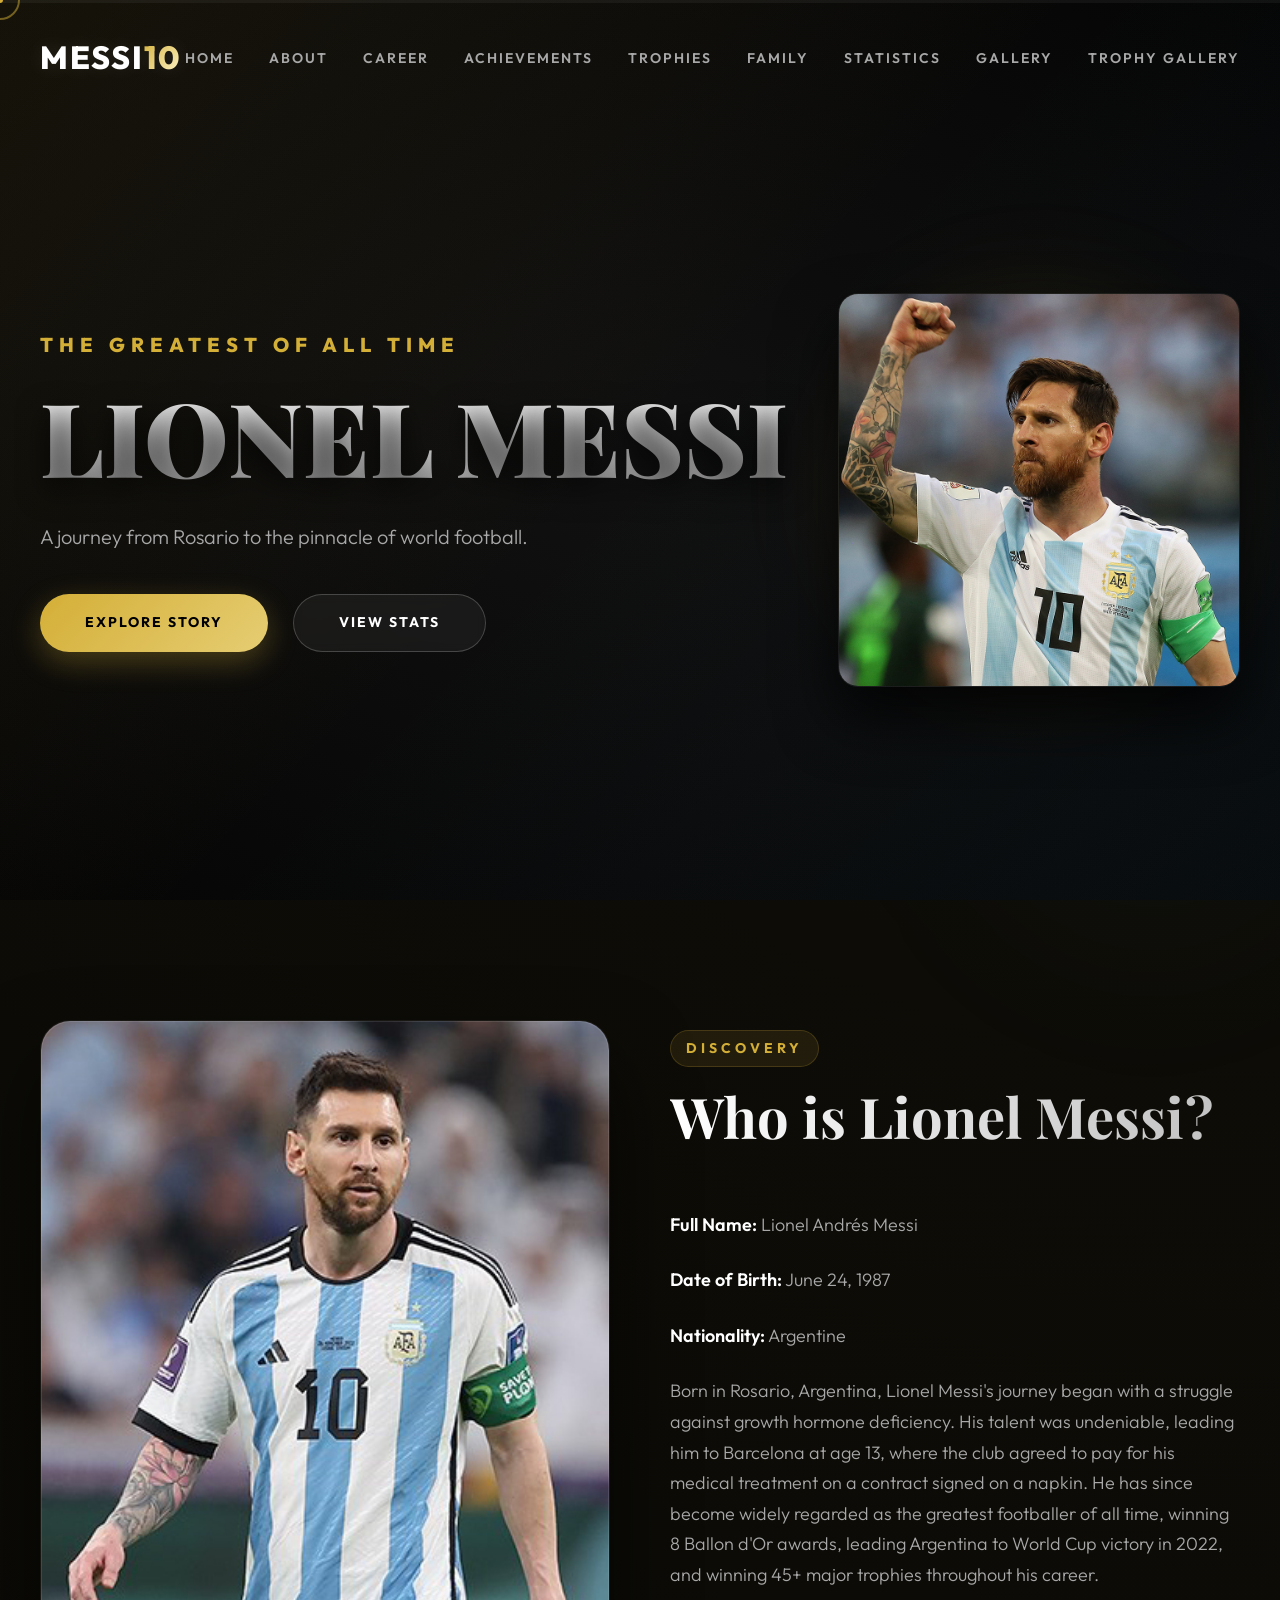
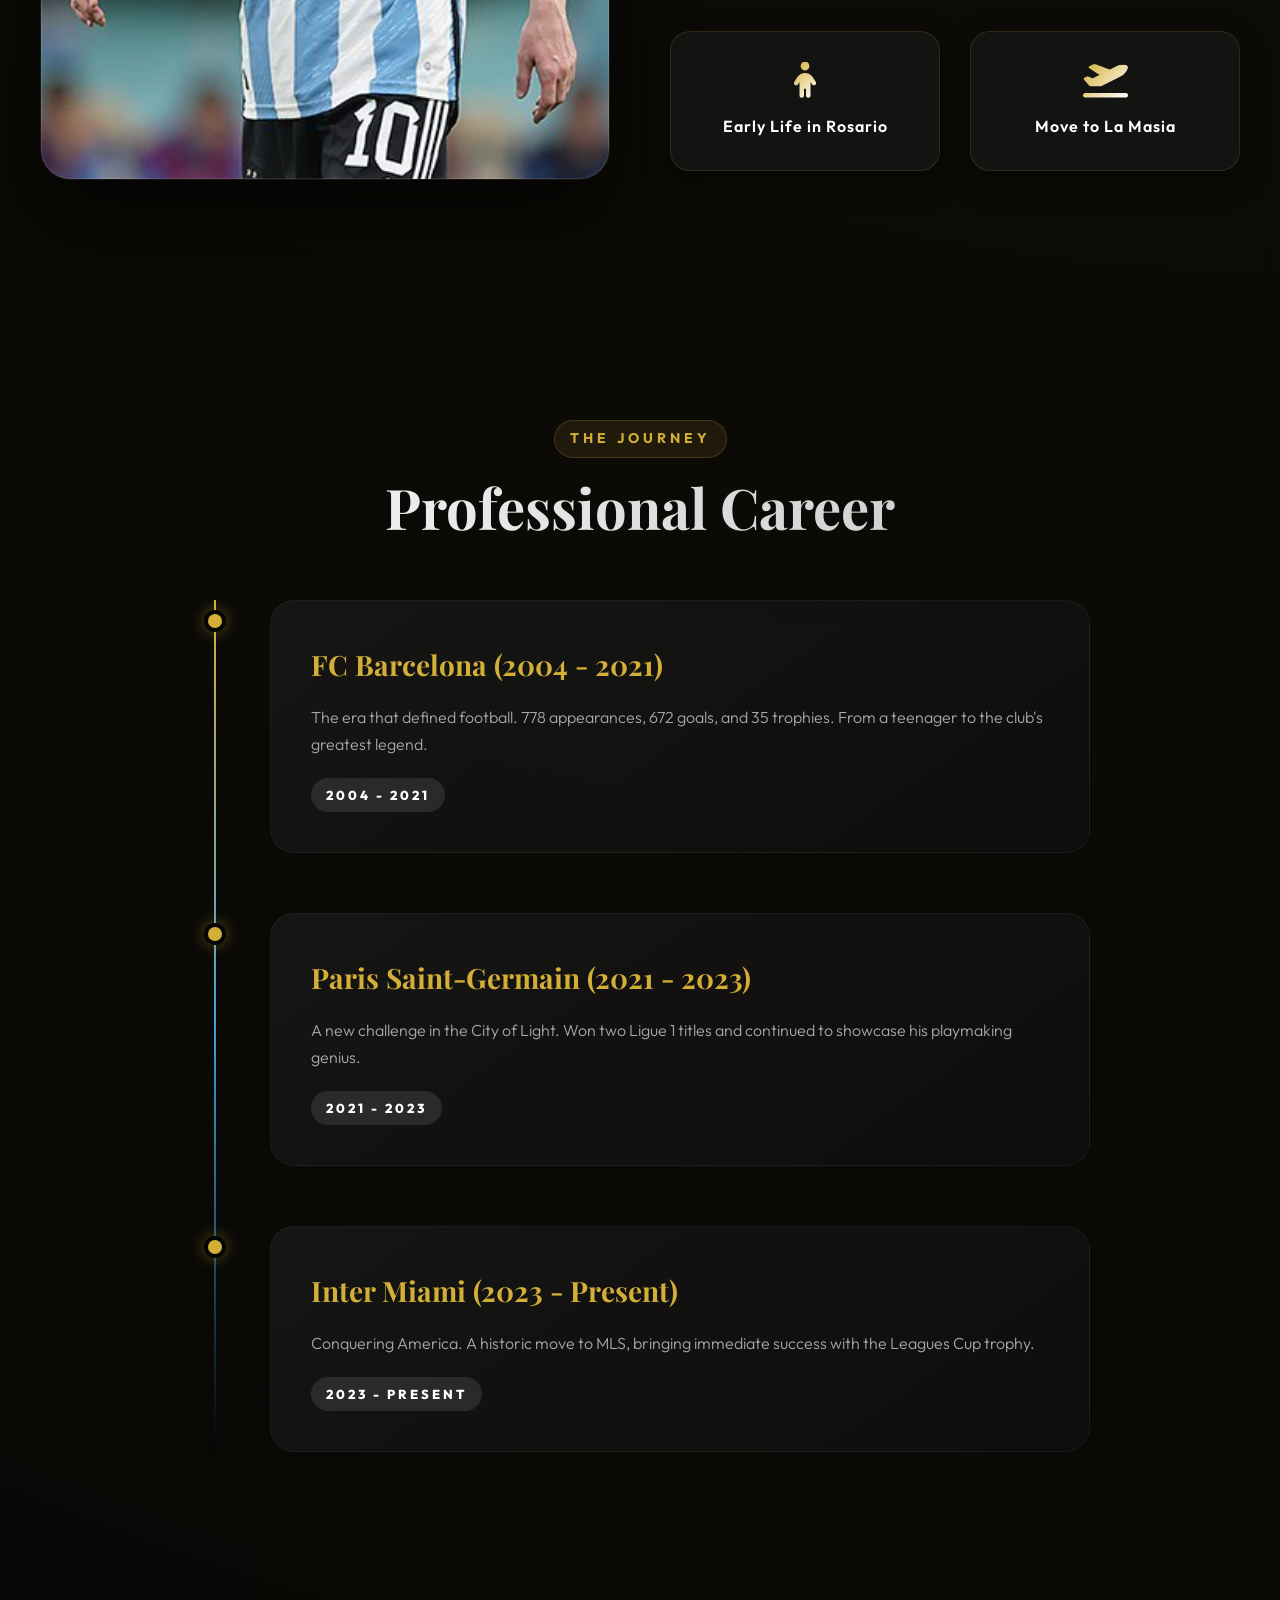
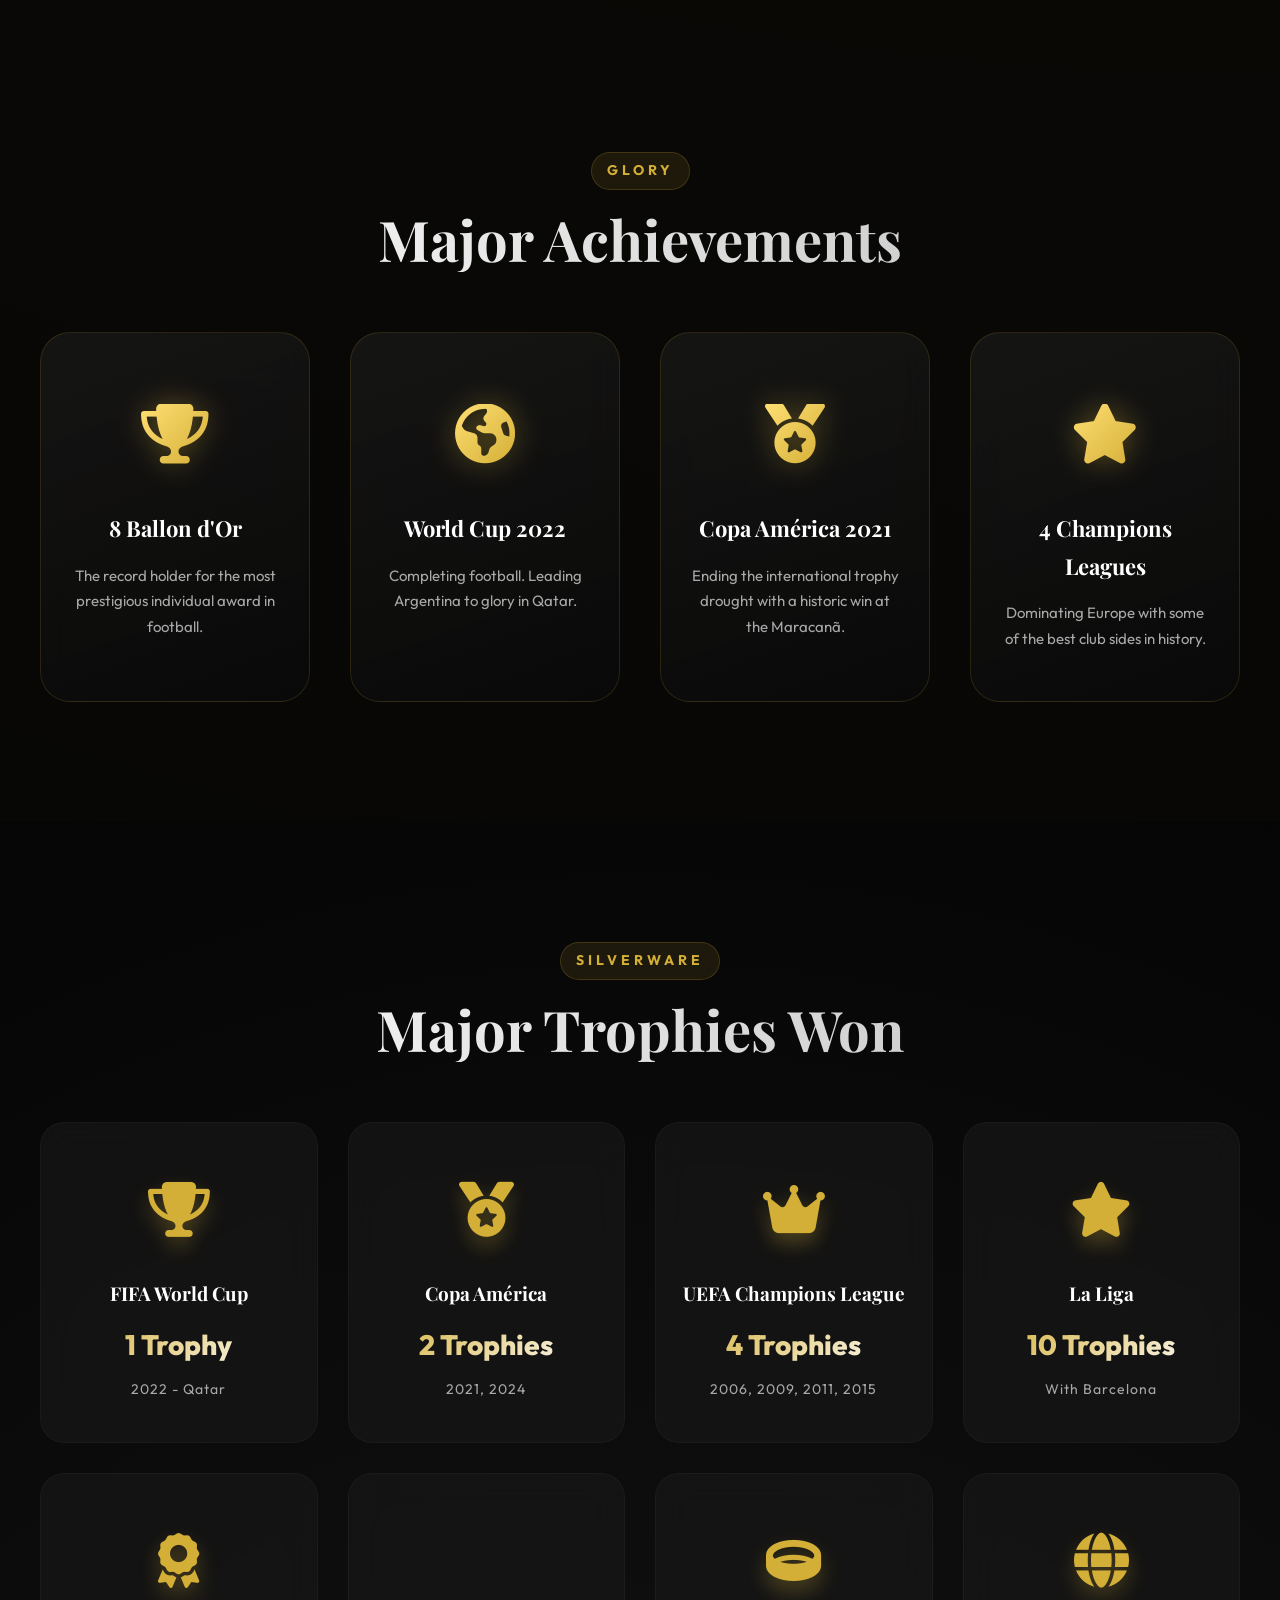
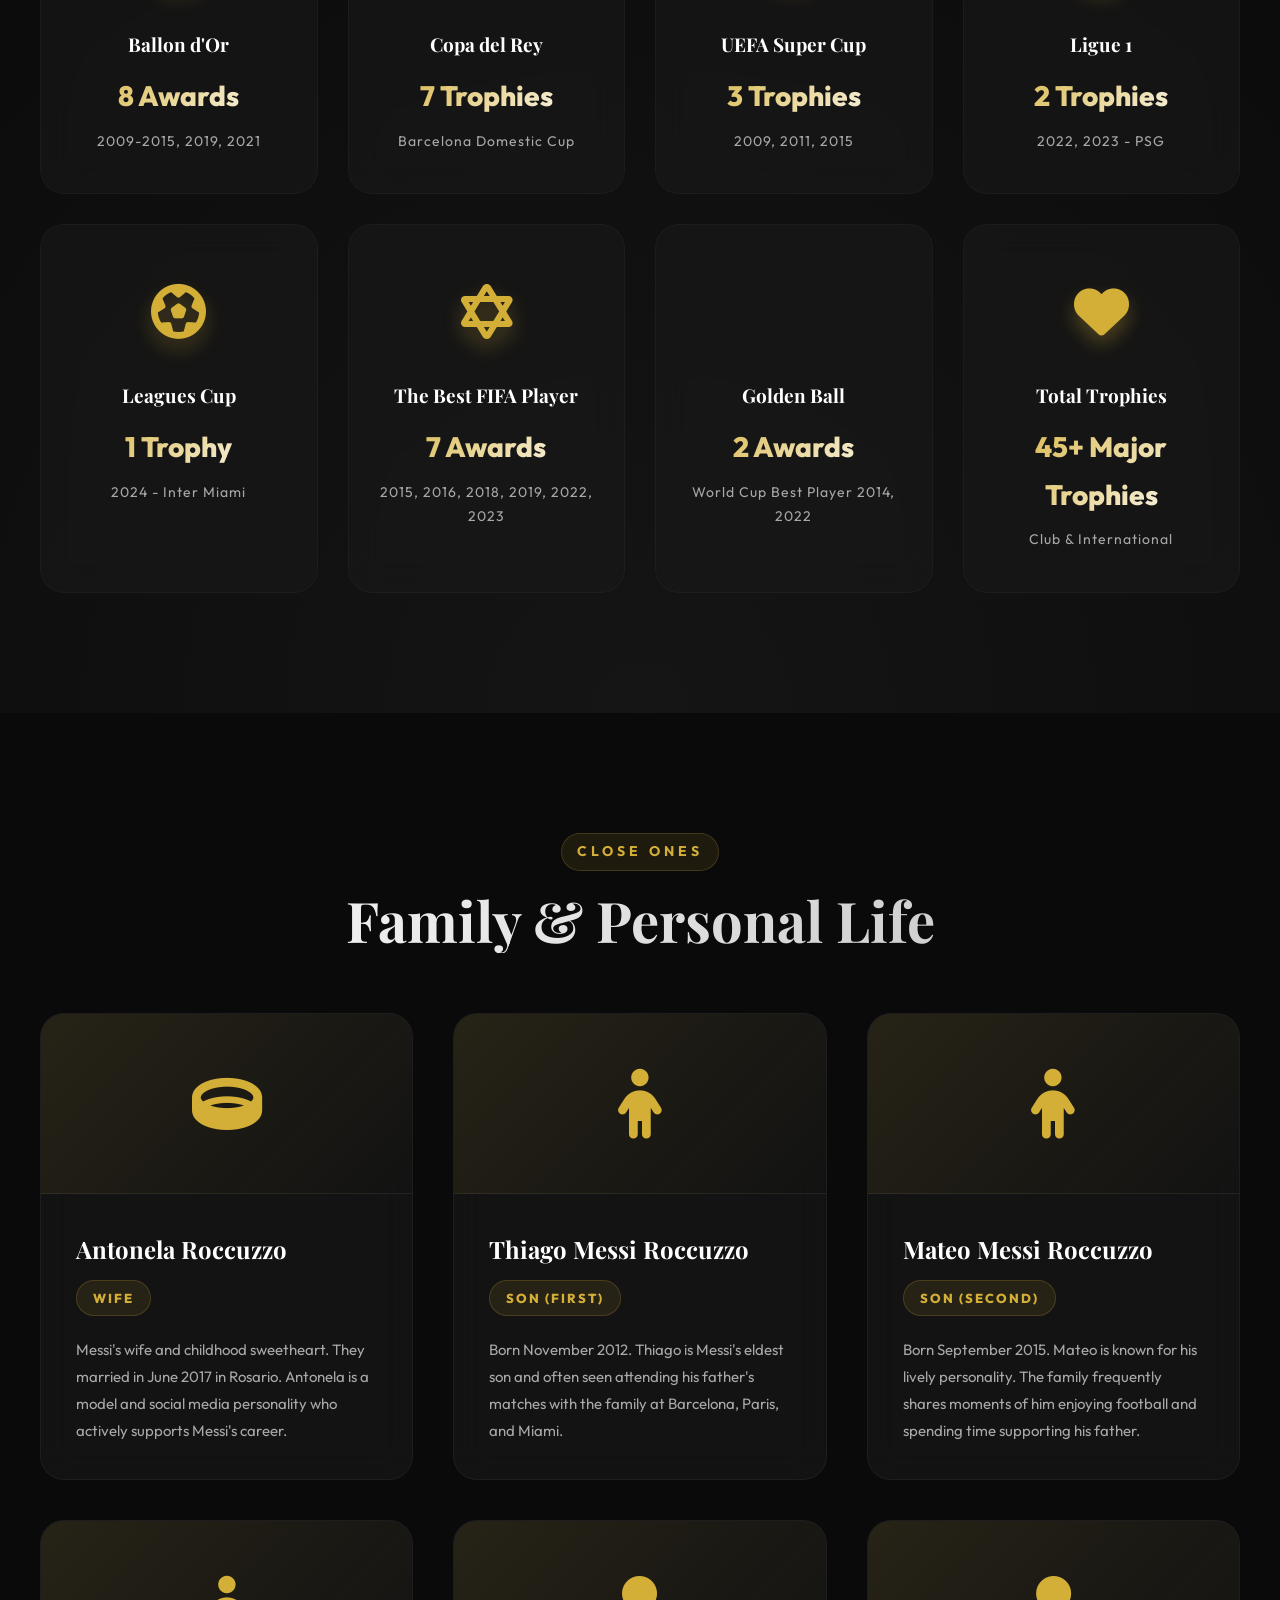
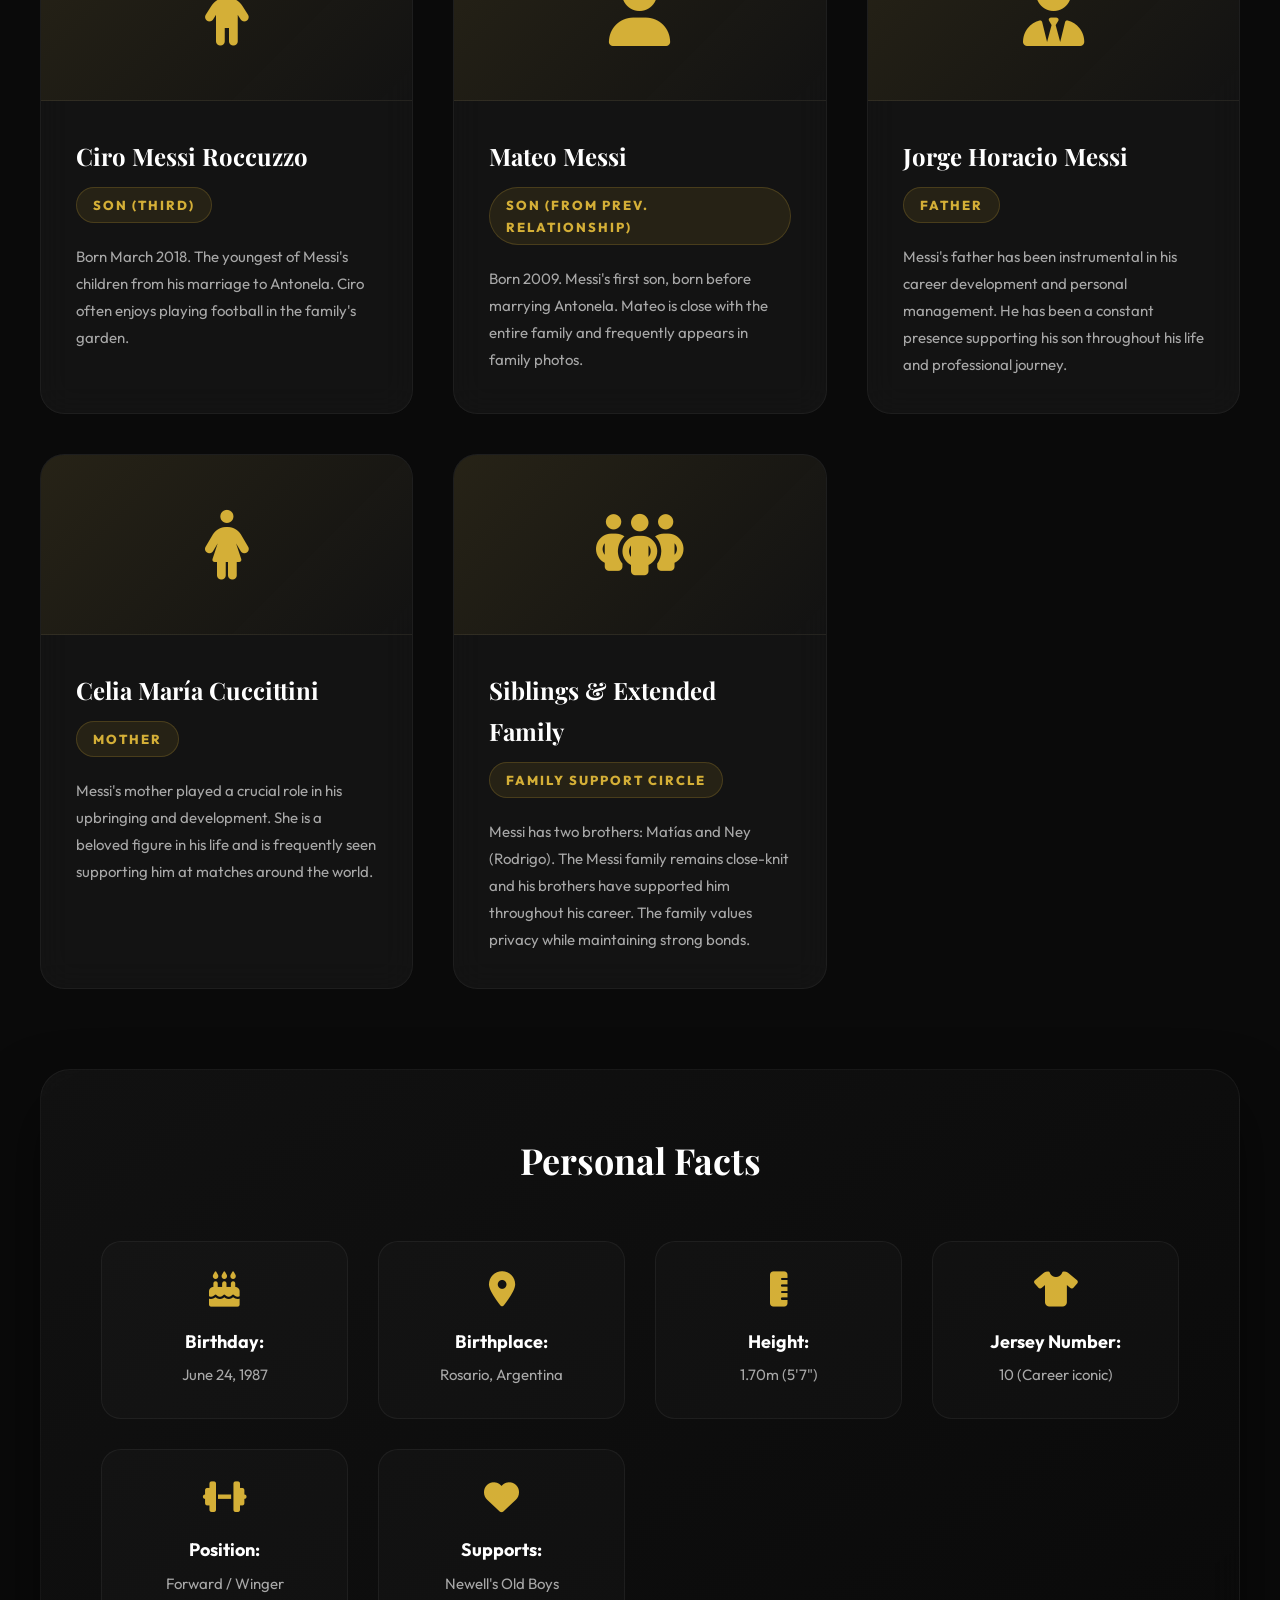
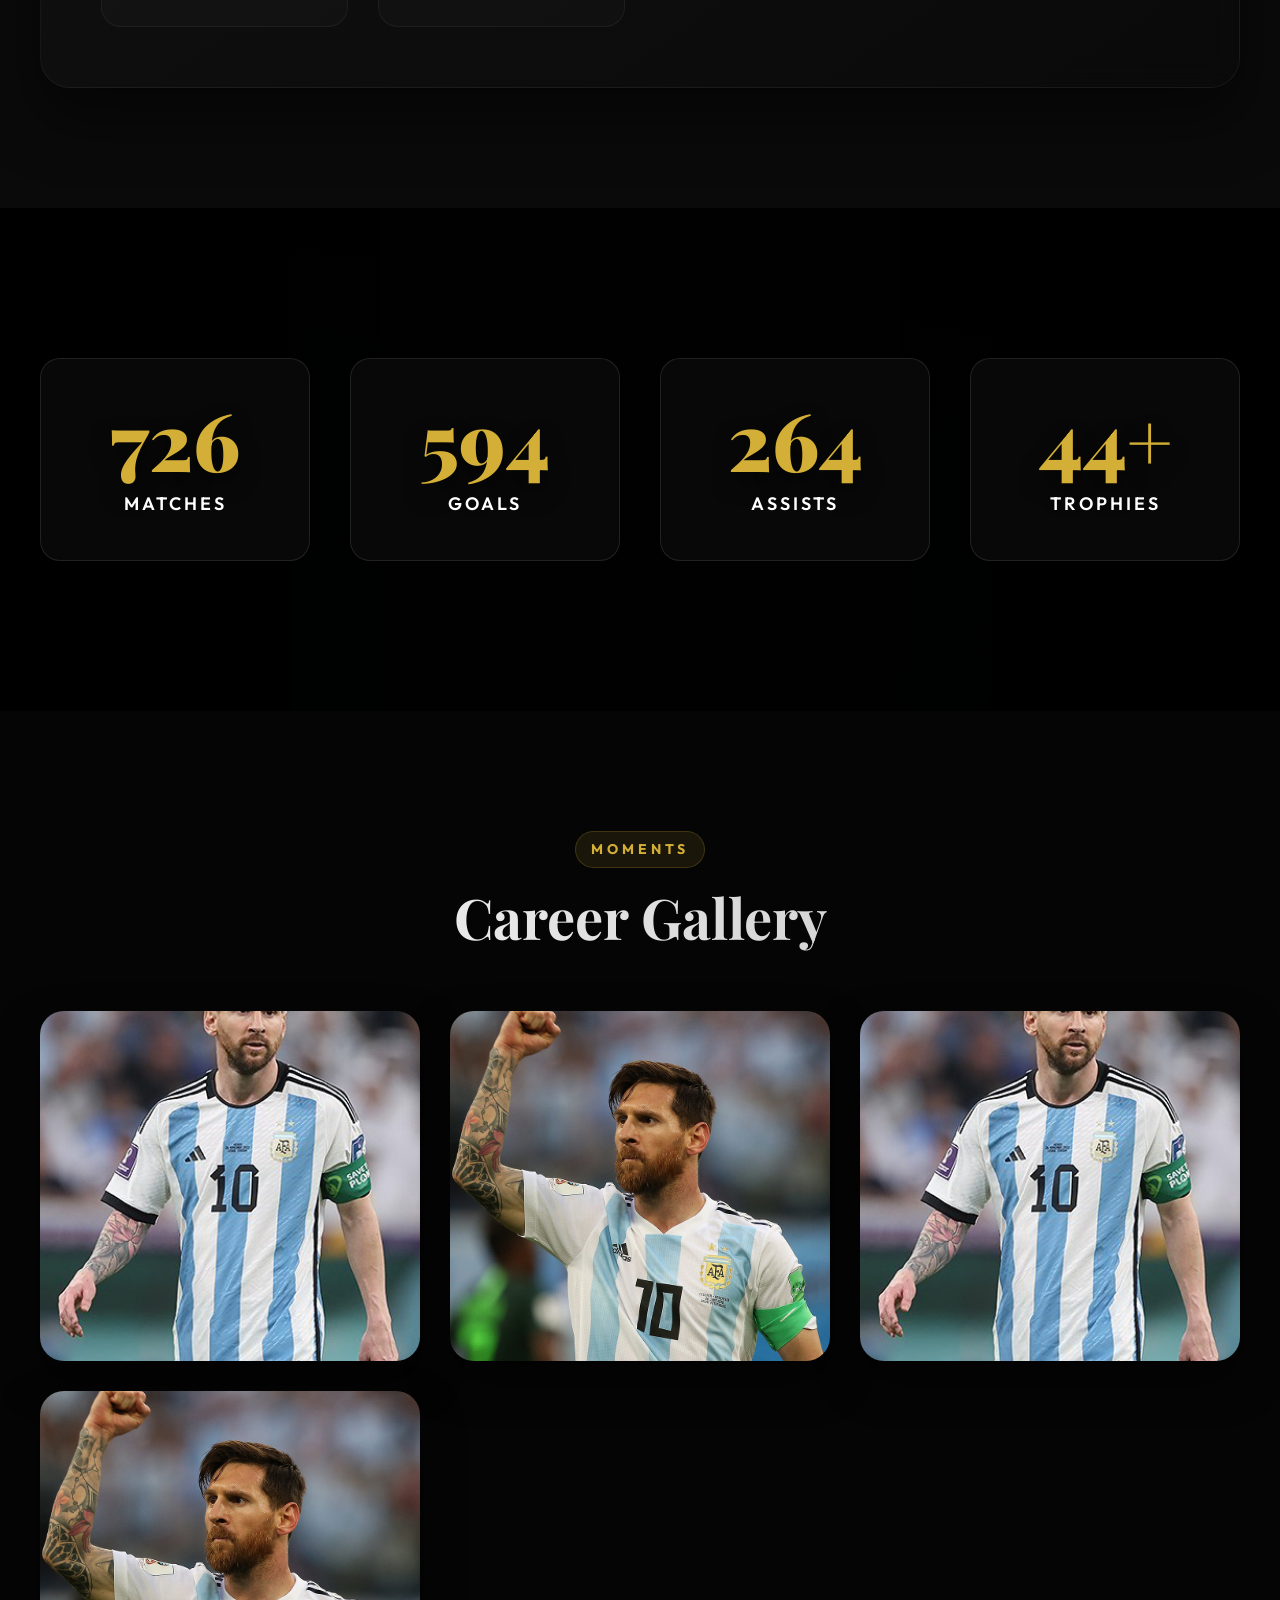
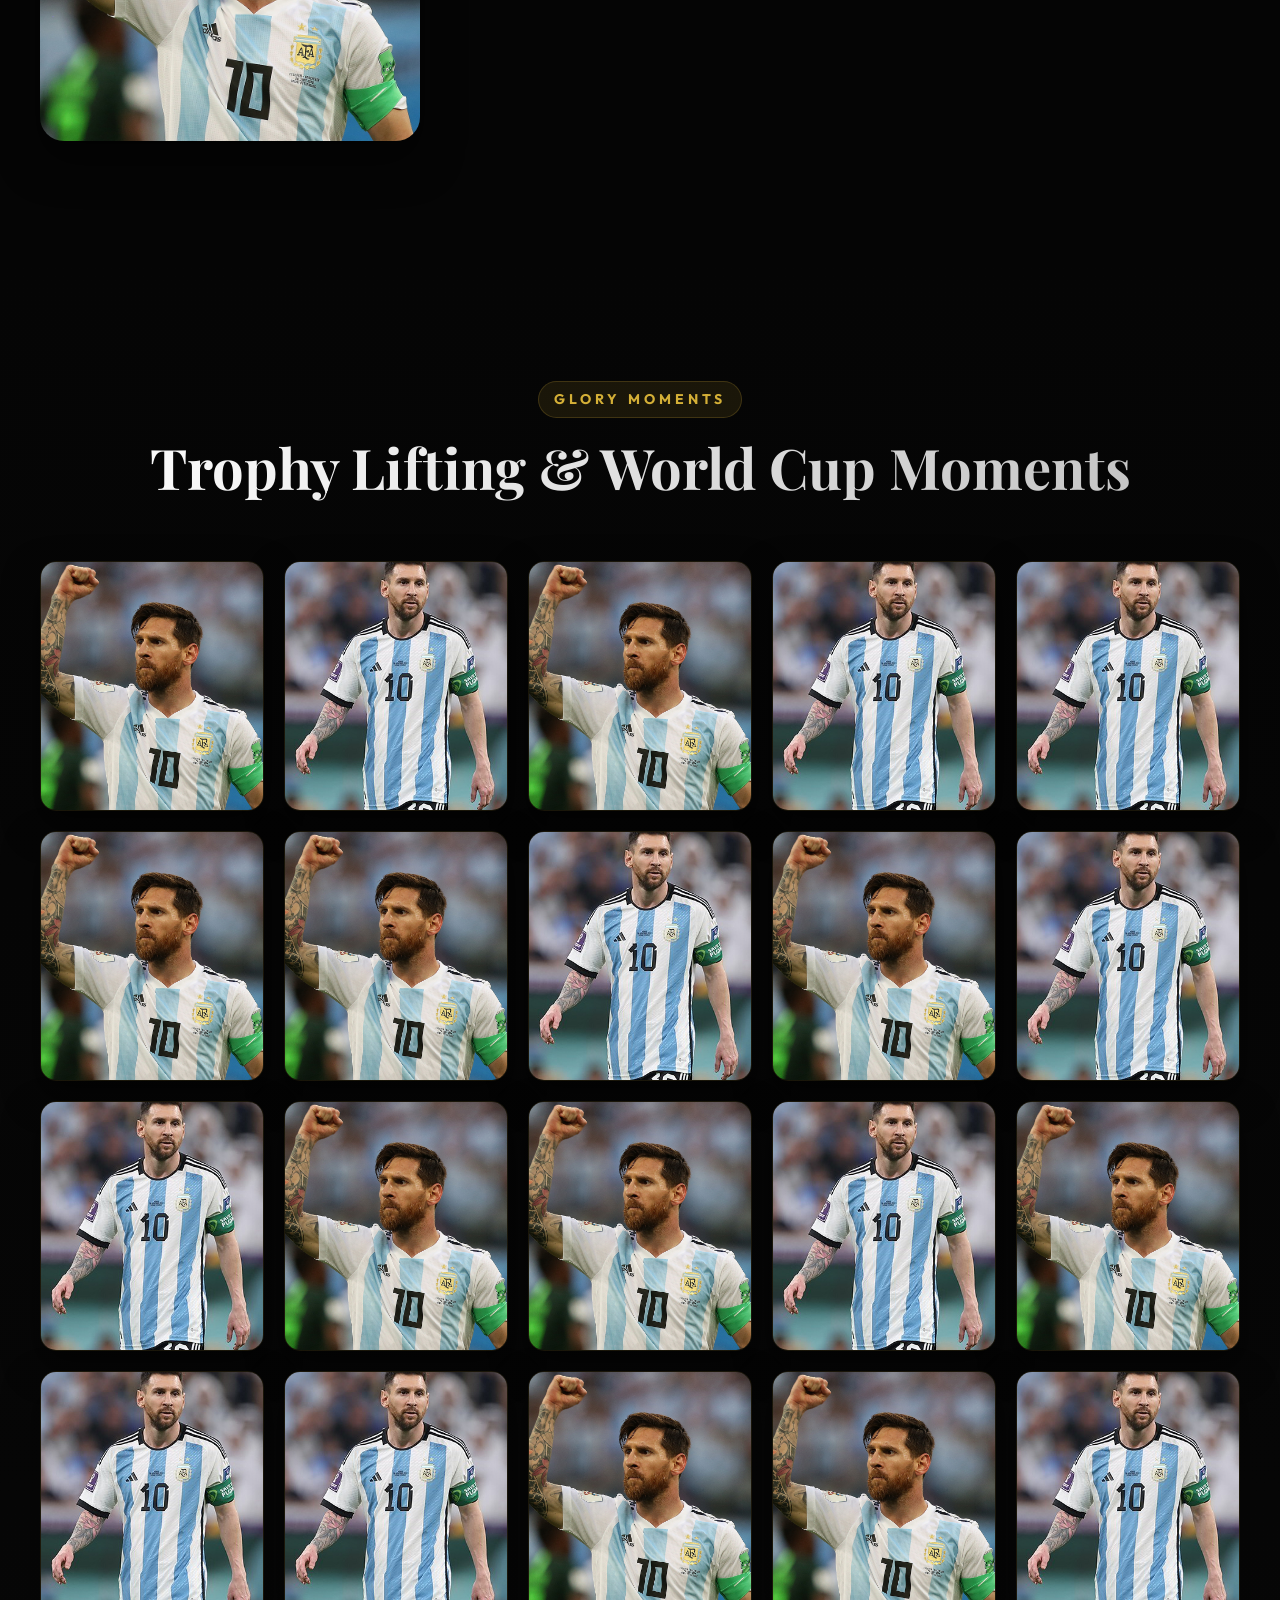
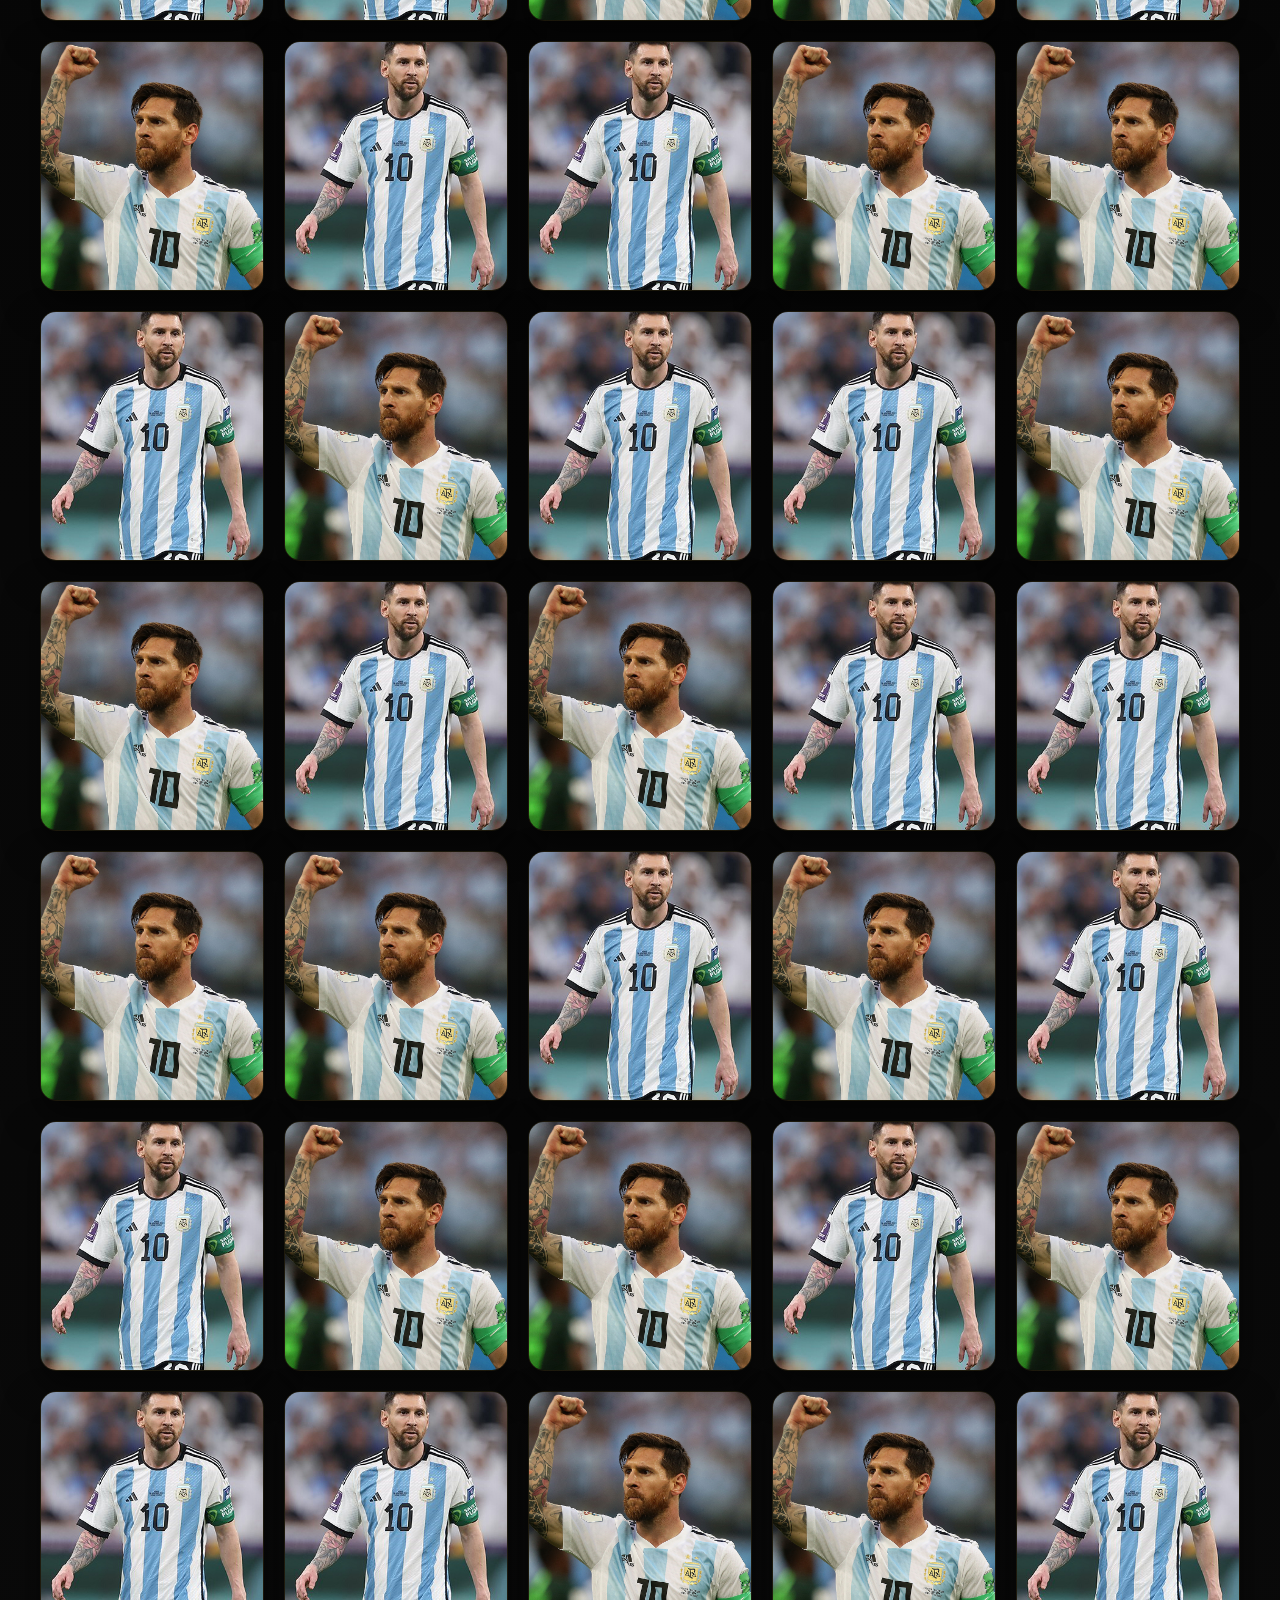
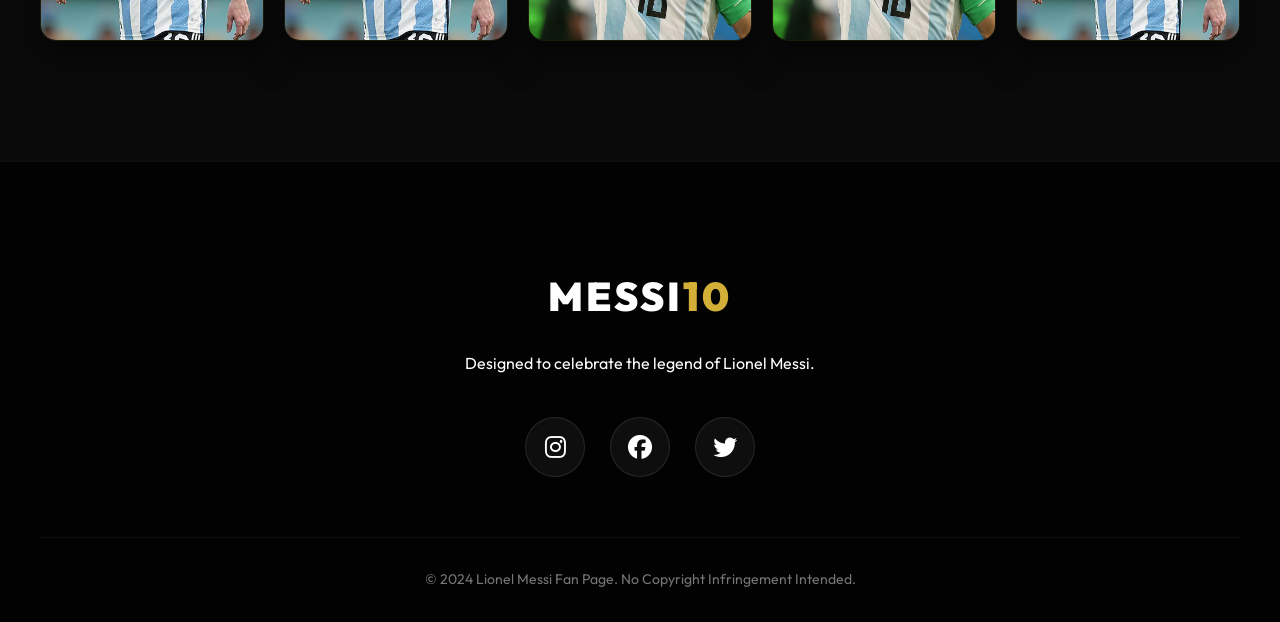
<file: index.html>
<!DOCTYPE html>
<html lang="en">
<head>
    <meta charset="UTF-8">
    <meta name="viewport" content="width=device-width, initial-scale=1.0">
    <title>Samrat | The GOAT</title>
    <meta name="description" content="Explore the legendary career, statistics, and achievements of Lionel Messi - the greatest of all time.">
    <link rel="stylesheet" href="style.css">
    <!-- Google Fonts -->
    <link href="https://fonts.googleapis.com/css2?family=Outfit:wght@300;400;600;800&family=Playfair+Display:ital,wght@0,700;1,700&display=swap" rel="stylesheet">
    <!-- Font Awesome for icons -->
    <link rel="stylesheet" href="https://cdnjs.cloudflare.com/ajax/libs/font-awesome/6.4.0/css/all.min.css">
</head>
<body>
    <!-- Ambient Background Glows -->
    <div class="ambient-glow glow-1"></div>
    <div class="ambient-glow glow-2"></div>

    <!-- Custom Cursor -->
    <div class="cursor-dot"></div>
    <div class="cursor-outline"></div>

    <!-- Scroll Progress Bar -->
    <div class="scroll-progress-container">
        <div class="scroll-progress-bar" id="progressBar"></div>
    </div>
    <!-- Header Navigation -->
    <header id="header">
        <nav class="container">
            <div class="logo">MESSI<span>10</span></div>
            <ul class="nav-links">
                <li><a href="#home">Home</a></li>
                <li><a href="#about">About</a></li>
                <li><a href="#career">Career</a></li>
                <li><a href="#achievements">Achievements</a></li>
                <li><a href="#trophies">Trophies</a></li>
                <li><a href="#family">Family</a></li>
                <li><a href="#stats">Statistics</a></li>
                <li><a href="#gallery">Gallery</a></li>
                <li><a href="#trophy-gallery">Trophy Gallery</a></li>
            </ul>
            <div class="menu-toggle">
                <i class="fas fa-bars"></i>
            </div>
        </nav>
    </header>

    <!-- Hero Section -->
    <section id="home" class="hero">
        <div class="hero-overlay"></div>
        <div class="container hero-content">
            <div class="hero-text">
                <h2 class="reveal">The Greatest of All Time</h2>
                <h1 class="reveal">LIONEL MESSI</h1>
                <p class="reveal">A journey from Rosario to the pinnacle of world football.</p>
                <div class="hero-btns reveal">
                    <a href="#about" class="btn primary">Explore Story</a>
                    <a href="#stats" class="btn secondary">View Stats</a>
                </div>
            </div>
            <div class="hero-image reveal">
                <img src="images/messi-nigeria-2018.jpg" alt="Lionel Messi Celebrating">
            </div>
        </div>
    </section>

    <!-- About Section -->
    <section id="about" class="about section-padding">
        <div class="container grid">
            <div class="about-image">
                <div class="image-wrapper">
                    <img src="images/messi-argentina-2022.jpg" alt="Lionel Messi Portrait">
                </div>
            </div>
            <div class="about-text">
                <div class="section-title">
                    <span>Discovery</span>
                    <h2>Who is Lionel Messi?</h2>
                </div>
                <p><strong>Full Name:</strong> Lionel Andrés Messi</p>
                <p><strong>Date of Birth:</strong> June 24, 1987</p>
                <p><strong>Nationality:</strong> Argentine</p>
                <p>Born in Rosario, Argentina, Lionel Messi's journey began with a struggle against growth hormone deficiency. His talent was undeniable, leading him to Barcelona at age 13, where the club agreed to pay for his medical treatment on a contract signed on a napkin. He has since become widely regarded as the greatest footballer of all time, winning 8 Ballon d'Or awards, leading Argentina to World Cup victory in 2022, and winning 45+ major trophies throughout his career.</p>
                <div class="about-highlights">
                    <div class="highlight-item">
                        <i class="fas fa-child"></i>
                        <p>Early Life in Rosario</p>
                    </div>
                    <div class="highlight-item">
                        <i class="fas fa-plane-departure"></i>
                        <p>Move to La Masia</p>
                    </div>
                </div>
            </div>
        </div>
    </section>

    <!-- Career Timeline Section -->
    <section id="career" class="career section-padding">
        <div class="container">
            <div class="section-title centered">
                <span>The Journey</span>
                <h2>Professional Career</h2>
            </div>
            <div class="timeline">
                <div class="timeline-item">
                    <div class="timeline-dot"></div>
                    <div class="timeline-content">
                        <h3>FC Barcelona (2004 - 2021)</h3>
                        <p>The era that defined football. 778 appearances, 672 goals, and 35 trophies. From a teenager to the club's greatest legend.</p>
                        <span class="timeline-date">2004 - 2021</span>
                    </div>
                </div>
                <div class="timeline-item">
                    <div class="timeline-dot"></div>
                    <div class="timeline-content">
                        <h3>Paris Saint-Germain (2021 - 2023)</h3>
                        <p>A new challenge in the City of Light. Won two Ligue 1 titles and continued to showcase his playmaking genius.</p>
                        <span class="timeline-date">2021 - 2023</span>
                    </div>
                </div>
                <div class="timeline-item">
                    <div class="timeline-dot"></div>
                    <div class="timeline-content">
                        <h3>Inter Miami (2023 - Present)</h3>
                        <p>Conquering America. A historic move to MLS, bringing immediate success with the Leagues Cup trophy.</p>
                        <span class="timeline-date">2023 - PRESENT</span>
                    </div>
                </div>
            </div>
        </div>
    </section>

    <!-- Achievements Section -->
    <section id="achievements" class="achievements section-padding">
        <div class="container">
            <div class="section-title centered">
                <span>Glory</span>
                <h2>Major Achievements</h2>
            </div>
            <div class="achievements-grid">
                <div class="achievement-card" style="cursor: pointer;" data-src="https://upload.wikimedia.org/wikipedia/commons/e/e8/Lionel_Messi_20180626.jpg">
                    <div class="icon-box">
                        <i class="fas fa-trophy gold"></i>
                    </div>
                    <h3>8 Ballon d'Or</h3>
                    <p>The record holder for the most prestigious individual award in football.</p>
                </div>
                <div class="achievement-card" style="cursor: pointer;" data-src="https://upload.wikimedia.org/wikipedia/commons/b/b4/Lionel-Messi-Argentina-2022-FIFA-World-Cup_%28cropped%29.jpg">
                    <div class="icon-box">
                        <i class="fas fa-globe-americas"></i>
                    </div>
                    <h3>World Cup 2022</h3>
                    <p>Completing football. Leading Argentina to glory in Qatar.</p>
                </div>
                <div class="achievement-card" style="cursor: pointer;" data-src="images/messi-2018.jpg">
                    <div class="icon-box">
                        <i class="fas fa-medal"></i>
                    </div>
                    <h3>Copa América 2021</h3>
                    <p>Ending the international trophy drought with a historic win at the Maracanã.</p>
                </div>
                <div class="achievement-card" style="cursor: pointer;" data-src="images/messi-almeria-2014.jpg">
                    <div class="icon-box">
                        <i class="fas fa-star"></i>
                    </div>
                    <h3>4 Champions Leagues</h3>
                    <p>Dominating Europe with some of the best club sides in history.</p>
                </div>
            </div>
        </div>
    </section>

    <!-- Trophies Section -->
    <section id="trophies" class="trophies section-padding">
        <div class="container">
            <div class="section-title centered">
                <span>Silverware</span>
                <h2>Major Trophies Won</h2>
            </div>
            <div class="trophies-grid">
                <div class="trophy-card">
                    <div class="trophy-icon"><i class="fas fa-trophy"></i></div>
                    <h3>FIFA World Cup</h3>
                    <p class="trophy-count">1 Trophy</p>
                    <p class="trophy-detail">2022 - Qatar</p>
                </div>
                <div class="trophy-card">
                    <div class="trophy-icon"><i class="fas fa-medal"></i></div>
                    <h3>Copa América</h3>
                    <p class="trophy-count">2 Trophies</p>
                    <p class="trophy-detail">2021, 2024</p>
                </div>
                <div class="trophy-card">
                    <div class="trophy-icon"><i class="fas fa-crown"></i></div>
                    <h3>UEFA Champions League</h3>
                    <p class="trophy-count">4 Trophies</p>
                    <p class="trophy-detail">2006, 2009, 2011, 2015</p>
                </div>
                <div class="trophy-card">
                    <div class="trophy-icon"><i class="fas fa-star"></i></div>
                    <h3>La Liga</h3>
                    <p class="trophy-count">10 Trophies</p>
                    <p class="trophy-detail">With Barcelona</p>
                </div>
                <div class="trophy-card">
                    <div class="trophy-icon"><i class="fas fa-award"></i></div>
                    <h3>Ballon d'Or</h3>
                    <p class="trophy-count">8 Awards</p>
                    <p class="trophy-detail">2009-2015, 2019, 2021</p>
                </div>
                <div class="trophy-card">
                    <div class="trophy-icon"><i class="fas fa-cup"></i></div>
                    <h3>Copa del Rey</h3>
                    <p class="trophy-count">7 Trophies</p>
                    <p class="trophy-detail">Barcelona Domestic Cup</p>
                </div>
                <div class="trophy-card">
                    <div class="trophy-icon"><i class="fas fa-ring"></i></div>
                    <h3>UEFA Super Cup</h3>
                    <p class="trophy-count">3 Trophies</p>
                    <p class="trophy-detail">2009, 2011, 2015</p>
                </div>
                <div class="trophy-card">
                    <div class="trophy-icon"><i class="fas fa-globe"></i></div>
                    <h3>Ligue 1</h3>
                    <p class="trophy-count">2 Trophies</p>
                    <p class="trophy-detail">2022, 2023 - PSG</p>
                </div>
                <div class="trophy-card">
                    <div class="trophy-icon"><i class="fas fa-soccer-ball"></i></div>
                    <h3>Leagues Cup</h3>
                    <p class="trophy-count">1 Trophy</p>
                    <p class="trophy-detail">2024 - Inter Miami</p>
                </div>
                <div class="trophy-card">
                    <div class="trophy-icon"><i class="fas fa-star-of-david"></i></div>
                    <h3>The Best FIFA Player</h3>
                    <p class="trophy-count">7 Awards</p>
                    <p class="trophy-detail">2015, 2016, 2018, 2019, 2022, 2023</p>
                </div>
                <div class="trophy-card">
                    <div class="trophy-icon"><i class="fas fa-lightning-bolt"></i></div>
                    <h3>Golden Ball</h3>
                    <p class="trophy-count">2 Awards</p>
                    <p class="trophy-detail">World Cup Best Player 2014, 2022</p>
                </div>
                <div class="trophy-card">
                    <div class="trophy-icon"><i class="fas fa-heart"></i></div>
                    <h3>Total Trophies</h3>
                    <p class="trophy-count">45+ Major Trophies</p>
                    <p class="trophy-detail">Club & International</p>
                </div>
            </div>
        </div>
    </section>

    <!-- Family Section -->
    <section id="family" class="family section-padding">
        <div class="container">
            <div class="section-title centered">
                <span>Close Ones</span>
                <h2>Family & Personal Life</h2>
            </div>
            <div class="family-grid">
                <div class="family-card">
                    <div class="family-image">
                        <i class="fas fa-ring"></i>
                    </div>
                    <div class="family-info">
                        <h3>Antonela Roccuzzo</h3>
                        <p class="relation">Wife</p>
                        <p class="description">Messi's wife and childhood sweetheart. They married in June 2017 in Rosario. Antonela is a model and social media personality who actively supports Messi's career.</p>
                    </div>
                </div>
                <div class="family-card">
                    <div class="family-image">
                        <i class="fas fa-child"></i>
                    </div>
                    <div class="family-info">
                        <h3>Thiago Messi Roccuzzo</h3>
                        <p class="relation">Son (First)</p>
                        <p class="description">Born November 2012. Thiago is Messi's eldest son and often seen attending his father's matches with the family at Barcelona, Paris, and Miami.</p>
                    </div>
                </div>
                <div class="family-card">
                    <div class="family-image">
                        <i class="fas fa-child"></i>
                    </div>
                    <div class="family-info">
                        <h3>Mateo Messi Roccuzzo</h3>
                        <p class="relation">Son (Second)</p>
                        <p class="description">Born September 2015. Mateo is known for his lively personality. The family frequently shares moments of him enjoying football and spending time supporting his father.</p>
                    </div>
                </div>
                <div class="family-card">
                    <div class="family-image">
                        <i class="fas fa-child"></i>
                    </div>
                    <div class="family-info">
                        <h3>Ciro Messi Roccuzzo</h3>
                        <p class="relation">Son (Third)</p>
                        <p class="description">Born March 2018. The youngest of Messi's children from his marriage to Antonela. Ciro often enjoys playing football in the family's garden.</p>
                    </div>
                </div>
                <div class="family-card">
                    <div class="family-image">
                        <i class="fas fa-user"></i>
                    </div>
                    <div class="family-info">
                        <h3>Mateo Messi</h3>
                        <p class="relation">Son (from prev. relationship)</p>
                        <p class="description">Born 2009. Messi's first son, born before marrying Antonela. Mateo is close with the entire family and frequently appears in family photos.</p>
                    </div>
                </div>
                <div class="family-card">
                    <div class="family-image">
                        <i class="fas fa-user-tie"></i>
                    </div>
                    <div class="family-info">
                        <h3>Jorge Horacio Messi</h3>
                        <p class="relation">Father</p>
                        <p class="description">Messi's father has been instrumental in his career development and personal management. He has been a constant presence supporting his son throughout his life and professional journey.</p>
                    </div>
                </div>
                <div class="family-card">
                    <div class="family-image">
                        <i class="fas fa-female"></i>
                    </div>
                    <div class="family-info">
                        <h3>Celia María Cuccittini</h3>
                        <p class="relation">Mother</p>
                        <p class="description">Messi's mother played a crucial role in his upbringing and development. She is a beloved figure in his life and is frequently seen supporting him at matches around the world.</p>
                    </div>
                </div>
                <div class="family-card">
                    <div class="family-image">
                        <i class="fas fa-people-group"></i>
                    </div>
                    <div class="family-info">
                        <h3>Siblings & Extended Family</h3>
                        <p class="relation">Family Support Circle</p>
                        <p class="description">Messi has two brothers: Matías and Ney (Rodrigo). The Messi family remains close-knit and his brothers have supported him throughout his career. The family values privacy while maintaining strong bonds.</p>
                    </div>
                </div>
            </div>
            <div class="personal-facts">
                <h3>Personal Facts</h3>
                <div class="facts-grid">
                    <div class="fact-item">
                        <i class="fas fa-birthday-cake"></i>
                        <p><strong>Birthday:</strong> June 24, 1987</p>
                    </div>
                    <div class="fact-item">
                        <i class="fas fa-map-marker-alt"></i>
                        <p><strong>Birthplace:</strong> Rosario, Argentina</p>
                    </div>
                    <div class="fact-item">
                        <i class="fas fa-ruler-vertical"></i>
                        <p><strong>Height:</strong> 1.70m (5'7")</p>
                    </div>
                    <div class="fact-item">
                        <i class="fas fa-shirt"></i>
                        <p><strong>Jersey Number:</strong> 10 (Career iconic)</p>
                    </div>
                    <div class="fact-item">
                        <i class="fas fa-dumbbell"></i>
                        <p><strong>Position:</strong> Forward / Winger</p>
                    </div>
                    <div class="fact-item">
                        <i class="fas fa-heart"></i>
                        <p><strong>Supports:</strong> Newell's Old Boys</p>
                    </div>
                </div>
            </div>
        </div>
    </section>

    <!-- Statistics Section -->
    <section id="stats" class="stats section-padding">
        <div class="parallax-bg" style="background-image: url('images/messi-parallax-2018.jpg');"></div>
        <div class="container">
            <div class="stats-grid">
                <div class="stat-item">
                    <h2 class="counter" data-target="1100">0</h2>
                    <p>Matches</p>
                </div>
                <div class="stat-item">
                    <h2 class="counter" data-target="900">0</h2>
                    <p>Goals</p>
                </div>
                <div class="stat-item">
                    <h2 class="counter" data-target="400">0</h2>
                    <p>Assists</p>
                </div>
                <div class="stat-item">
                    <h2 class="counter" data-target="44">0</h2>
                    <p>Trophies</p>
                </div>
            </div>
        </div>
    </section>

    <!-- Gallery Section -->
    <section id="gallery" class="gallery section-padding">
        <div class="container">
            <div class="section-title centered">
                <span>Moments</span>
                <h2>Career Gallery</h2>
            </div>
            <div class="gallery-grid">
                <div class="gallery-item">
                    <img src="images/messi-almeria-2014.jpg" alt="Messi Barcelona">
                </div>
                <div class="gallery-item">
                    <img src="images/messi-2018.jpg" alt="Messi Argentina 2018">
                </div>
                <div class="gallery-item">
                    <img src="images/messi-inter-miami.jpg" alt="Messi Inter Miami">
                </div>
                <div class="gallery-item">
                    <img src="images/messi-nigeria-2018.jpg" alt="Messi Trophy Celebration">
                </div>
            </div>
        </div>
    </section>

    <!-- Trophy & World Cup Gallery Section -->
    <section id="trophy-gallery" class="trophy-gallery section-padding">
        <div class="container">
            <div class="section-title centered">
                <span>Glory Moments</span>
                <h2>Trophy Lifting & World Cup Moments</h2>
            </div>
            <div class="trophy-gallery-grid">
                <div class="trophy-gallery-item"><img src="images/messi-nigeria-2018.jpg" alt="Trophy Celebration 1"></div>
                <div class="trophy-gallery-item"><img src="images/messi-argentina-2022.jpg" alt="World Cup Moment 2"></div>
                <div class="trophy-gallery-item"><img src="images/messi-2018.jpg" alt="Trophy Lifting 3"></div>
                <div class="trophy-gallery-item"><img src="images/messi-almeria-2014.jpg" alt="Champion Moment 4"></div>
                <div class="trophy-gallery-item"><img src="images/messi-inter-miami.jpg" alt="Trophy Celebration 5"></div>
                <div class="trophy-gallery-item"><img src="images/messi-parallax-2018.jpg" alt="World Cup 6"></div>
                <div class="trophy-gallery-item"><img src="images/messi-nigeria-2018.jpg" alt="Trophy Moment 7"></div>
                <div class="trophy-gallery-item"><img src="images/messi-argentina-2022.jpg" alt="Celebration 8"></div>
                <div class="trophy-gallery-item"><img src="images/messi-2018.jpg" alt="Trophy 9"></div>
                <div class="trophy-gallery-item"><img src="images/messi-almeria-2014.jpg" alt="Glory 10"></div>
                <div class="trophy-gallery-item"><img src="images/messi-inter-miami.jpg" alt="Champion 11"></div>
                <div class="trophy-gallery-item"><img src="images/messi-parallax-2018.jpg" alt="Victory 12"></div>
                <div class="trophy-gallery-item"><img src="images/messi-nigeria-2018.jpg" alt="Lifting 13"></div>
                <div class="trophy-gallery-item"><img src="images/messi-argentina-2022.jpg" alt="World Cup 14"></div>
                <div class="trophy-gallery-item"><img src="images/messi-2018.jpg" alt="Trophy 15"></div>
                <div class="trophy-gallery-item"><img src="images/messi-almeria-2014.jpg" alt="Moment 16"></div>
                <div class="trophy-gallery-item"><img src="images/messi-inter-miami.jpg" alt="Celebration 17"></div>
                <div class="trophy-gallery-item"><img src="images/messi-parallax-2018.jpg" alt="Glory 18"></div>
                <div class="trophy-gallery-item"><img src="images/messi-nigeria-2018.jpg" alt="Trophy 19"></div>
                <div class="trophy-gallery-item"><img src="images/messi-argentina-2022.jpg" alt="Champion 20"></div>
                <div class="trophy-gallery-item"><img src="images/messi-2018.jpg" alt="Victory 21"></div>
                <div class="trophy-gallery-item"><img src="images/messi-almeria-2014.jpg" alt="Lifting 22"></div>
                <div class="trophy-gallery-item"><img src="images/messi-inter-miami.jpg" alt="World Cup 23"></div>
                <div class="trophy-gallery-item"><img src="images/messi-parallax-2018.jpg" alt="Trophy 24"></div>
                <div class="trophy-gallery-item"><img src="images/messi-nigeria-2018.jpg" alt="Moment 25"></div>
                <div class="trophy-gallery-item"><img src="images/messi-argentina-2022.jpg" alt="Celebration 26"></div>
                <div class="trophy-gallery-item"><img src="images/messi-2018.jpg" alt="Glory 27"></div>
                <div class="trophy-gallery-item"><img src="images/messi-almeria-2014.jpg" alt="Trophy 28"></div>
                <div class="trophy-gallery-item"><img src="images/messi-inter-miami.jpg" alt="Champion 29"></div>
                <div class="trophy-gallery-item"><img src="images/messi-parallax-2018.jpg" alt="Victory 30"></div>
                <div class="trophy-gallery-item"><img src="images/messi-nigeria-2018.jpg" alt="Lifting 31"></div>
                <div class="trophy-gallery-item"><img src="images/messi-argentina-2022.jpg" alt="World Cup 32"></div>
                <div class="trophy-gallery-item"><img src="images/messi-2018.jpg" alt="Trophy 33"></div>
                <div class="trophy-gallery-item"><img src="images/messi-almeria-2014.jpg" alt="Moment 34"></div>
                <div class="trophy-gallery-item"><img src="images/messi-inter-miami.jpg" alt="Celebration 35"></div>
                <div class="trophy-gallery-item"><img src="images/messi-parallax-2018.jpg" alt="Glory 36"></div>
                <div class="trophy-gallery-item"><img src="images/messi-nigeria-2018.jpg" alt="Trophy 37"></div>
                <div class="trophy-gallery-item"><img src="images/messi-argentina-2022.jpg" alt="Champion 38"></div>
                <div class="trophy-gallery-item"><img src="images/messi-2018.jpg" alt="Victory 39"></div>
                <div class="trophy-gallery-item"><img src="images/messi-almeria-2014.jpg" alt="Lifting 40"></div>
                <div class="trophy-gallery-item"><img src="images/messi-inter-miami.jpg" alt="World Cup 41"></div>
                <div class="trophy-gallery-item"><img src="images/messi-parallax-2018.jpg" alt="Trophy 42"></div>
                <div class="trophy-gallery-item"><img src="images/messi-nigeria-2018.jpg" alt="Moment 43"></div>
                <div class="trophy-gallery-item"><img src="images/messi-argentina-2022.jpg" alt="Celebration 44"></div>
                <div class="trophy-gallery-item"><img src="images/messi-2018.jpg" alt="Glory 45"></div>
                <div class="trophy-gallery-item"><img src="images/messi-almeria-2014.jpg" alt="Trophy 46"></div>
                <div class="trophy-gallery-item"><img src="images/messi-inter-miami.jpg" alt="Champion 47"></div>
                <div class="trophy-gallery-item"><img src="images/messi-parallax-2018.jpg" alt="Victory 48"></div>
                <div class="trophy-gallery-item"><img src="images/messi-nigeria-2018.jpg" alt="Lifting 49"></div>
                <div class="trophy-gallery-item"><img src="images/messi-argentina-2022.jpg" alt="World Cup 50"></div>
            </div>
        </div>
    </section>

    <!-- Footer -->
    <footer>
        <div class="container">
            <div class="footer-content">
                <div class="footer-logo">MESSI<span>10</span></div>
                <p>Designed to celebrate the legend of Lionel Messi.</p>
                <div class="social-links">
                    <a href="#"><i class="fab fa-instagram"></i></a>
                    <a href="#"><i class="fab fa-facebook"></i></a>
                    <a href="#"><i class="fab fa-twitter"></i></a>
                </div>
            </div>
            <div class="footer-bottom">
                <p>&copy; 2024 Lionel Messi Fan Page. No Copyright Infringement Intended.</p>
            </div>
        </div>
    </footer>

    <!-- Custom Modal for Gallery -->
    <div id="galleryModal" class="modal">
        <span class="close-modal">&times;</span>
        <img class="modal-content" id="img01">
    </div>

    <script src="script.js"></script>
</body>
</html>
</file>
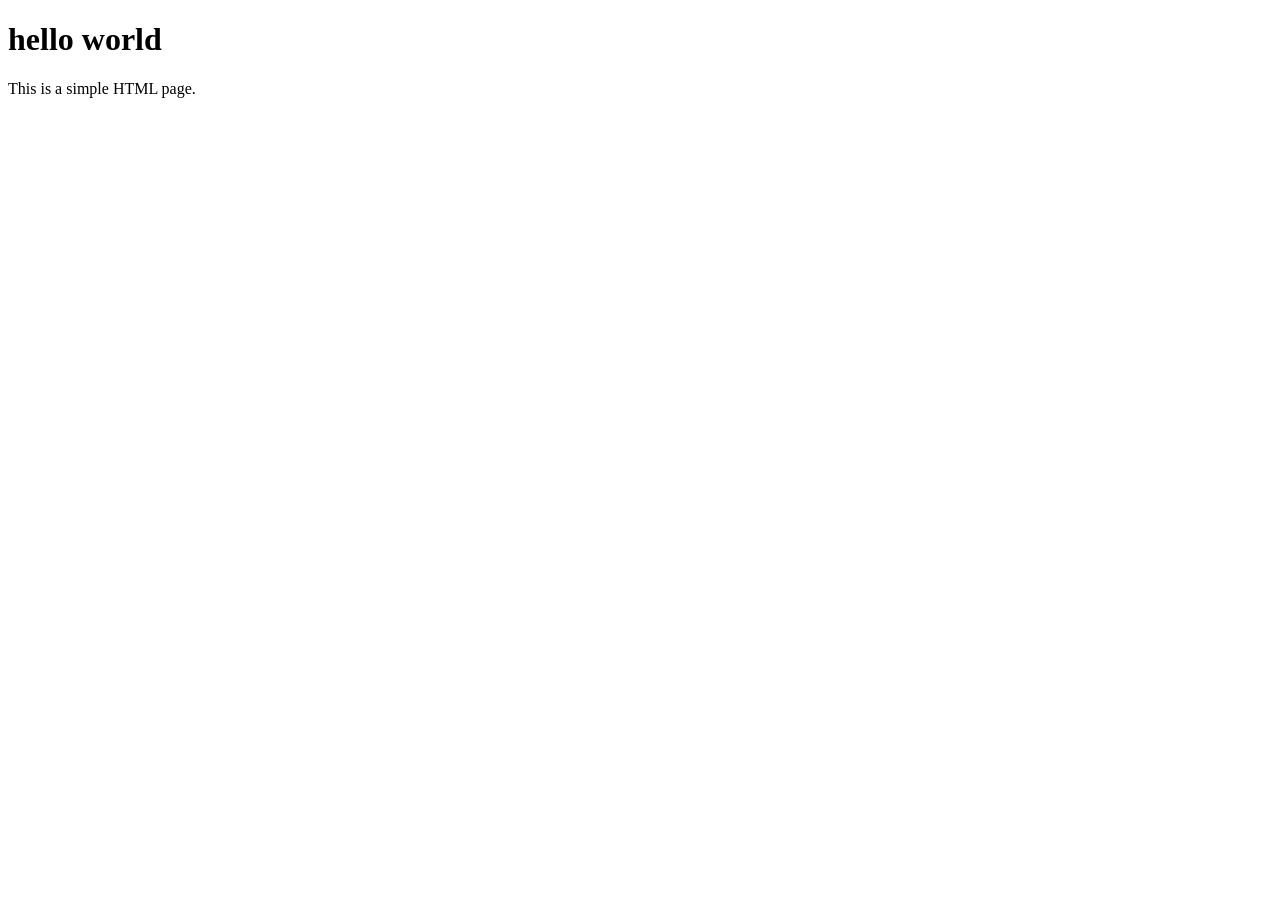
<file: indexx.html>
<!DOCTYPE html>
<html lang="en">
<head>
    <meta charset="UTF-8">
    <meta name="viewport" content="width=device-width, initial-scale=1.0">
    <title>Document</title>
</head>
<body>
    <h1>hello world</h1>
    <p>This is a simple HTML page.</p>
    
</body>
</html>
</file>
<file: style.css>
/* 
   Lionel Messi Premium Design System
   Theme: True Dark / Gold / Platinum / Argentina Blue
   Esthetics: Glassmorphism, Micro-animations, Rich Gradients, Smooth Drop Shadows
*/

:root {
    --primary-color: #d4af37; /* Rich Gold */
    --primary-glow: rgba(212, 175, 55, 0.4);
    --secondary-color: #e0e0e0; /* Platinum */
    --bg-dark: #050505; /* True Black */
    --bg-surface: #0f0f0f; /* Slightly elevated black */
    --bg-card: rgba(25, 25, 25, 0.6);
    --bg-card-hover: rgba(40, 40, 40, 0.8);
    --text-white: #ffffff;
    --text-gray: #a8a8a8;
    --text-muted: #757575;
    --accent-blue: #43A1D5; /* Updated Argentina light blue */
    --glass-blur: blur(16px);
    --transition: all 0.4s cubic-bezier(0.25, 1, 0.5, 1);
    --border-glow: 1px solid rgba(212, 175, 55, 0.15);
}

* {
    margin: 0;
    padding: 0;
    box-sizing: border-box;
    scroll-behavior: smooth;
}

body {
    font-family: 'Outfit', sans-serif;
    background-color: var(--bg-dark);
    color: var(--text-white);
    line-height: 1.7;
    overflow-x: hidden;
    background-image: radial-gradient(circle at top right, rgba(212, 175, 55, 0.05), transparent 40%),
                      radial-gradient(circle at bottom left, rgba(67, 161, 213, 0.05), transparent 40%);
}

h1, h2, h3 {
    font-family: 'Playfair Display', serif;
}

/* Beautiful custom scrollbar */
::-webkit-scrollbar {
    width: 8px;
}
::-webkit-scrollbar-track {
    background: var(--bg-dark); 
}
::-webkit-scrollbar-thumb {
    background: #333; 
    border-radius: 10px;
}
::-webkit-scrollbar-thumb:hover {
    background: var(--primary-color); 
}

.container {
    max-width: 1280px;
    margin: 0 auto;
    padding: 0 40px;
}

section {
    position: relative;
    overflow: hidden;
}

.section-padding {
    padding: 120px 0;
}

.grid {
    display: grid;
    grid-template-columns: repeat(2, 1fr);
    gap: 60px;
    align-items: center;
}

/* Header & Nav */
header {
    position: fixed;
    top: 0;
    width: 100%;
    z-index: 1000;
    padding: 30px 0;
    transition: var(--transition);
}

header.scrolled {
    background: rgba(5, 5, 5, 0.85);
    backdrop-filter: var(--glass-blur);
    padding: 15px 0;
    border-bottom: 1px solid rgba(255, 255, 255, 0.05);
    box-shadow: 0 10px 30px rgba(0,0,0,0.5);
}

nav {
    display: flex;
    justify-content: space-between;
    align-items: center;
}

.logo {
    font-size: 32px;
    font-weight: 800;
    letter-spacing: 2px;
    text-shadow: 0 0 20px rgba(255,255,255,0.1);
}

.logo span {
    background: linear-gradient(135deg, #d4af37 0%, #fff6ca 100%);
    -webkit-background-clip: text;
    -webkit-text-fill-color: transparent;
}

.nav-links {
    display: flex;
    list-style: none;
    gap: 35px;
}

.nav-links a {
    text-decoration: none;
    color: var(--text-gray);
    font-weight: 600;
    font-size: 14px;
    text-transform: uppercase;
    letter-spacing: 2px;
    position: relative;
    transition: var(--transition);
}

.nav-links a::after {
    content: '';
    position: absolute;
    width: 0;
    height: 2px;
    bottom: -5px;
    left: 0;
    background: var(--primary-color);
    transition: var(--transition);
}

.nav-links a:hover {
    color: var(--text-white);
}

.nav-links a:hover::after {
    width: 100%;
}

.menu-toggle {
    display: none;
    font-size: 24px;
    cursor: pointer;
    color: var(--text-white);
}

/* Hero Section */
.hero {
    height: 100vh;
    display: flex;
    align-items: center;
    background: radial-gradient(ellipse at center, #111 0%, #050505 100%);
    padding-top: 80px;
}

.hero-overlay {
    position: absolute;
    top: 0;
    left: 0;
    width: 100%;
    height: 100%;
    background: linear-gradient(135deg, rgba(212,175,55,0.08) 0%, rgba(5,5,5,0) 50%, rgba(67,161,213,0.05) 100%);
    z-index: 1;
}

.hero-content {
    display: flex;
    align-items: center;
    justify-content: space-between;
    gap: 50px;
    z-index: 2;
    position: relative;
}

.hero-text h2 {
    color: var(--primary-color);
    font-size: 20px;
    letter-spacing: 6px;
    text-transform: uppercase;
    margin-bottom: 20px;
    font-weight: 800;
    font-family: 'Outfit', sans-serif;
}

.hero-text h1 {
    font-size: clamp(60px, 8vw, 110px);
    line-height: 1.05;
    margin-bottom: 30px;
    font-weight: 900;
    background: linear-gradient(180deg, #ffffff 0%, #a0a0a0 100%);
    -webkit-background-clip: text;
    -webkit-text-fill-color: transparent;
    text-shadow: 0px 10px 30px rgba(0,0,0,0.8);
}

.hero-text p {
    font-size: 20px;
    color: var(--text-gray);
    margin-bottom: 40px;
    max-width: 550px;
    font-weight: 300;
}

.hero-btns {
    display: flex;
    gap: 25px;
}

.btn {
    padding: 16px 45px;
    border-radius: 50px;
    text-decoration: none;
    font-weight: 700;
    text-transform: uppercase;
    font-size: 14px;
    letter-spacing: 2px;
    transition: var(--transition);
    position: relative;
    overflow: hidden;
    display: inline-flex;
    align-items: center;
    justify-content: center;
    z-index: 1;
}

.btn.primary {
    background: linear-gradient(135deg, #d4af37 0%, #e6cd73 100%);
    color: #000;
    box-shadow: 0 10px 30px rgba(212, 175, 55, 0.3);
}

.btn.primary::before {
    content: '';
    position: absolute;
    top: 0; left: 0; width: 100%; height: 100%;
    background: linear-gradient(135deg, #e6cd73 0%, #d4af37 100%);
    z-index: -1;
    transition: opacity 0.4s ease;
    opacity: 0;
}

.btn.primary:hover::before {
    opacity: 1;
}

.btn.primary:hover {
    transform: translateY(-5px);
    box-shadow: 0 15px 40px rgba(212, 175, 55, 0.5);
}

.btn.secondary {
    background: rgba(255, 255, 255, 0.05);
    border: 1px solid rgba(255, 255, 255, 0.2);
    color: var(--text-white);
    backdrop-filter: blur(5px);
}

.btn.secondary:hover {
    background: var(--text-white);
    color: #000;
    transform: translateY(-5px);
    box-shadow: 0 10px 30px rgba(255, 255, 255, 0.2);
}

.hero-image {
    flex: 1;
    text-align: right;
    position: relative;
}

.hero-image::after {
    content: '';
    position: absolute;
    top: 50%; left: 50%;
    transform: translate(-50%, -50%);
    width: 500px; height: 500px;
    background: radial-gradient(circle, rgba(212,175,55,0.2) 0%, rgba(0,0,0,0) 70%);
    z-index: -1;
    filter: blur(40px);
}

.hero-image img {
    max-width: 100%;
    height: auto;
    display: block;
    border-radius: 20px;
    box-shadow: 0 30px 60px rgba(0,0,0,0.8);
    animation: float 8s ease-in-out infinite;
    border: 1px solid rgba(255,255,255,0.05);
}

@keyframes float {
    0%, 100% { transform: translateY(0) rotate(0deg); }
    50% { transform: translateY(-20px) rotate(1deg); }
}

/* Section Titles */
.section-title {
    margin-bottom: 60px;
    position: relative;
}

.section-title span {
    color: var(--primary-color);
    text-transform: uppercase;
    letter-spacing: 4px;
    font-weight: 700;
    font-size: 14px;
    display: inline-block;
    margin-bottom: 15px;
    background: rgba(212, 175, 55, 0.1);
    padding: 6px 15px;
    border-radius: 30px;
    border: 1px solid rgba(212, 175, 55, 0.2);
}

.section-title h2 {
    font-size: 56px;
    line-height: 1.2;
    background: linear-gradient(to right, #ffffff, #c0c0c0);
    -webkit-background-clip: text;
    -webkit-text-fill-color: transparent;
}

.section-title.centered {
    text-align: center;
}

/* About Section */
.about-image .image-wrapper {
    position: relative;
    border-radius: 30px;
    overflow: hidden;
    box-shadow: 0 40px 80px rgba(0,0,0,0.6);
    border: 1px solid rgba(255,255,255,0.05);
}

.about-image .image-wrapper::after {
    content: '';
    position: absolute;
    inset: 0;
    border-radius: 30px;
    box-shadow: inset 0 0 0 1px rgba(255,255,255,0.1);
    pointer-events: none;
}

.about-image img {
    width: 100%;
    height: auto;
    display: block;
    transition: transform 0.8s cubic-bezier(0.25, 1, 0.5, 1);
}

.about-image:hover img {
    transform: scale(1.08);
}

.about-text p {
    font-size: 18px;
    color: var(--text-gray);
    margin-bottom: 25px;
    font-weight: 300;
}

.about-text p strong {
    color: var(--text-white);
    font-weight: 600;
}

.about-highlights {
    display: flex;
    gap: 30px;
    margin-top: 40px;
}

.highlight-item {
    background: var(--bg-card);
    padding: 30px 20px;
    border-radius: 20px;
    flex: 1;
    text-align: center;
    border: var(--border-glow);
    backdrop-filter: var(--glass-blur);
    transition: var(--transition);
    box-shadow: 0 10px 30px rgba(0,0,0,0.3);
}

.highlight-item:hover {
    transform: translateY(-10px);
    border-color: var(--primary-color);
    background: var(--bg-card-hover);
    box-shadow: 0 20px 40px rgba(212, 175, 55, 0.15);
}

.highlight-item i {
    font-size: 36px;
    background: linear-gradient(135deg, #d4af37 0%, #fff 100%);
    -webkit-background-clip: text;
    -webkit-text-fill-color: transparent;
    margin-bottom: 15px;
}

.highlight-item p {
    margin: 0;
    color: var(--text-white);
    font-weight: 600;
    font-size: 16px;
    letter-spacing: 1px;
}

/* Timeline */
.timeline {
    position: relative;
    max-width: 900px;
    margin: 60px auto 0;
}

.timeline::before {
    content: '';
    position: absolute;
    left: 24px;
    top: 0;
    height: 100%;
    width: 2px;
    background: linear-gradient(to bottom, var(--primary-color), var(--accent-blue), var(--bg-dark));
}

.timeline-item {
    margin-bottom: 60px;
    padding-left: 80px;
    position: relative;
}

.timeline-dot {
    position: absolute;
    left: 14px;
    top: 10px;
    width: 22px;
    height: 22px;
    background: var(--primary-color);
    border: 4px solid var(--bg-dark);
    border-radius: 50%;
    z-index: 10;
    box-shadow: 0 0 15px var(--primary-glow);
}

.timeline-content {
    background: linear-gradient(145deg, rgba(30,30,30,0.6) 0%, rgba(15,15,15,0.8) 100%);
    padding: 40px;
    border-radius: 24px;
    backdrop-filter: var(--glass-blur);
    border: 1px solid rgba(255,255,255,0.05);
    transition: var(--transition);
    position: relative;
    overflow: hidden;
}

.timeline-content::before {
    content: '';
    position: absolute;
    top: 0; left: 0; width: 4px; height: 100%;
    background: var(--primary-color);
    opacity: 0;
    transition: var(--transition);
}

.timeline-content:hover::before {
    opacity: 1;
}

.timeline-content:hover {
    transform: translateX(15px);
    box-shadow: 0 20px 50px rgba(0,0,0,0.5);
    background: linear-gradient(145deg, rgba(40,40,40,0.8) 0%, rgba(20,20,20,0.9) 100%);
}

.timeline-content h3 {
    margin-bottom: 15px;
    color: var(--primary-color);
    font-size: 28px;
}

.timeline-content p {
    color: var(--text-gray);
    font-size: 16px;
    font-weight: 300;
}

.timeline-date {
    display: inline-block;
    margin-top: 20px;
    font-weight: 800;
    font-size: 13px;
    letter-spacing: 3px;
    color: var(--text-white);
    background: rgba(255,255,255,0.1);
    padding: 6px 15px;
    border-radius: 30px;
}

/* Achievements */
.achievements-grid {
    display: grid;
    grid-template-columns: repeat(auto-fit, minmax(260px, 1fr));
    gap: 40px;
}

.achievement-card {
    background: linear-gradient(160deg, rgba(35,35,35,0.5) 0%, rgba(10,10,10,0.8) 100%);
    padding: 50px 30px;
    border-radius: 30px;
    text-align: center;
    transition: var(--transition);
    border: var(--border-glow);
    backdrop-filter: var(--glass-blur);
    position: relative;
    overflow: hidden;
}

.achievement-card::after {
    content: '';
    position: absolute;
    top: -50%; left: -50%;
    width: 200%; height: 200%;
    background: radial-gradient(circle, rgba(212,175,55,0.1) 0%, rgba(0,0,0,0) 60%);
    opacity: 0;
    transition: var(--transition);
}

.achievement-card:hover::after {
    opacity: 1;
}

.achievement-card:hover {
    transform: translateY(-20px);
    border-color: var(--primary-color);
    box-shadow: 0 30px 60px rgba(0,0,0,0.6);
}

.icon-box {
    font-size: 60px;
    margin-bottom: 25px;
    position: relative;
    z-index: 2;
}

.icon-box i {
    background: linear-gradient(135deg, #ffdf73 0%, #d4af37 100%);
    -webkit-background-clip: text;
    -webkit-text-fill-color: transparent;
    filter: drop-shadow(0 0 15px rgba(212,175,55,0.4));
}

.achievement-card h3 {
    font-size: 22px;
    margin-bottom: 15px;
    position: relative;
    z-index: 2;
}

.achievement-card p {
    color: var(--text-gray);
    font-size: 15px;
    position: relative;
    z-index: 2;
}

/* Trophies Section */
.trophies {
    background: radial-gradient(circle at 50% 100%, #151515 0%, #050505 100%);
}

.trophies-grid {
    display: grid;
    grid-template-columns: repeat(auto-fit, minmax(230px, 1fr));
    gap: 30px;
    margin-top: 60px;
}

.trophy-card {
    background: var(--bg-card);
    padding: 40px 20px;
    border-radius: 24px;
    text-align: center;
    border: 1px solid rgba(255,255,255,0.03);
    transition: var(--transition);
    cursor: pointer;
    position: relative;
    overflow: hidden;
    backdrop-filter: var(--glass-blur);
}

.trophy-card:hover {
    transform: translateY(-12px) scale(1.03);
    border-color: rgba(212, 175, 55, 0.4);
    background: rgba(212, 175, 55, 0.05);
    box-shadow: 0 25px 50px rgba(0,0,0,0.5), inset 0 0 30px rgba(212, 175, 55, 0.05);
}

.trophy-icon {
    font-size: 55px;
    color: var(--primary-color);
    margin-bottom: 20px;
    display: block;
    transition: transform 0.6s cubic-bezier(0.34, 1.56, 0.64, 1);
    text-shadow: 0 10px 20px rgba(212,175,55,0.3);
}

.trophy-card:hover .trophy-icon {
    transform: scale(1.3) rotate(15deg);
}

.trophy-card h3 {
    font-size: 19px;
    margin-bottom: 12px;
    color: var(--text-white);
}

.trophy-count {
    font-size: 28px;
    font-weight: 800;
    background: linear-gradient(135deg, #d4af37 0%, #fff 100%);
    -webkit-background-clip: text;
    -webkit-text-fill-color: transparent;
    margin-bottom: 10px;
}

.trophy-detail {
    font-size: 14px;
    color: var(--text-gray);
    letter-spacing: 1px;
}

/* Stats Section with Parallax overlay */
.stats {
    position: relative;
    color: #fff;
    padding: 150px 0;
}

.parallax-bg {
    position: absolute;
    top: 0;
    left: 0;
    width: 100%;
    height: 100%;
    background-size: cover;
    background-position: center;
    background-attachment: fixed;
    z-index: -1;
}

.stats::after {
    content: '';
    position: absolute;
    top: 0; left: 0; width: 100%; height: 100%;
    background: linear-gradient(to right, rgba(0,0,0,0.95), rgba(0,0,0,0.7), rgba(0,0,0,0.95));
    z-index: -1;
}

.stats-grid {
    display: grid;
    grid-template-columns: repeat(4, 1fr);
    gap: 40px;
    text-align: center;
}

.stat-item {
    background: rgba(255,255,255,0.03);
    padding: 40px 20px;
    border-radius: 20px;
    border: 1px solid rgba(255,255,255,0.1);
    backdrop-filter: blur(10px);
    transition: var(--transition);
}

.stat-item:hover {
    transform: translateY(-10px);
    border-color: var(--primary-color);
    background: rgba(212,175,55,0.1);
}

.stat-item h2 {
    font-size: 80px;
    font-weight: 900;
    color: var(--primary-color);
    line-height: 1;
    margin-bottom: 10px;
    text-shadow: 0 10px 20px rgba(0,0,0,0.5);
}

.stat-item p {
    font-size: 18px;
    text-transform: uppercase;
    letter-spacing: 3px;
    color: var(--text-white);
    font-weight: 600;
}

/* Gallery Section */
.gallery {
    background: #050505;
}

.gallery-grid {
    display: grid;
    grid-template-columns: repeat(auto-fit, minmax(280px, 1fr));
    gap: 30px;
}

.gallery-item {
    height: 350px;
    border-radius: 24px;
    overflow: hidden;
    cursor: pointer;
    position: relative;
    box-shadow: 0 20px 40px rgba(0,0,0,0.5);
}

.gallery-item::before {
    content: '';
    position: absolute;
    inset: 0;
    background: linear-gradient(to top, rgba(0,0,0,0.8) 0%, transparent 60%);
    z-index: 1;
    opacity: 0;
    transition: var(--transition);
}

.gallery-item:hover::before {
    opacity: 1;
}

.gallery-item img {
    width: 100%;
    height: 100%;
    object-fit: cover;
    transition: transform 0.8s cubic-bezier(0.25, 1, 0.5, 1);
    display: block;
}

.gallery-item:hover img {
    transform: scale(1.15);
}

/* Trophy & World Cup Gallery Section */
.trophy-gallery {
    background: linear-gradient(to bottom, #050505, #0a0a0a);
}

.trophy-gallery-grid {
    display: grid;
    grid-template-columns: repeat(auto-fill, minmax(200px, 1fr));
    gap: 20px;
    margin-top: 60px;
}

.trophy-gallery-item {
    height: 250px;
    border-radius: 16px;
    overflow: hidden;
    cursor: pointer;
    position: relative;
    box-shadow: 0 15px 35px rgba(0,0,0,0.5);
    border: 1px solid rgba(212,175,55,0.1);
    transition: var(--transition);
}

.trophy-gallery-item::before {
    content: '';
    position: absolute;
    inset: 0;
    background: linear-gradient(to bottom, transparent 0%, rgba(0,0,0,0.7) 100%);
    z-index: 1;
    opacity: 0;
    transition: var(--transition);
}

.trophy-gallery-item:hover::before {
    opacity: 1;
}

.trophy-gallery-item:hover {
    transform: translateY(-12px) scale(1.02);
    border-color: var(--primary-color);
    box-shadow: 0 25px 50px rgba(212,175,55,0.2);
}

.trophy-gallery-item img {
    width: 100%;
    height: 100%;
    object-fit: cover;
    transition: transform 0.7s cubic-bezier(0.25, 1, 0.5, 1);
    display: block;
}

.trophy-gallery-item:hover img {
    transform: scale(1.2) rotate(1deg);
}

/* Family Section */
.family {
    background: #0a0a0a;
}
.family-grid {
    display: grid;
    grid-template-columns: repeat(auto-fit, minmax(300px, 1fr));
    gap: 40px;
    margin-bottom: 80px;
}
.family-card {
    background: var(--bg-card);
    border-radius: 24px;
    overflow: hidden;
    border: 1px solid rgba(255, 255, 255, 0.05);
    transition: var(--transition);
    display: flex;
    flex-direction: column;
    backdrop-filter: var(--glass-blur);
}
.family-card:hover {
    transform: translateY(-15px);
    border-color: rgba(212, 175, 55, 0.3);
    box-shadow: 0 20px 50px rgba(0,0,0,0.5);
}
.family-image {
    background: linear-gradient(135deg, rgba(212, 175, 55, 0.1) 0%, rgba(0, 0, 0, 0) 100%);
    height: 180px;
    display: flex;
    align-items: center;
    justify-content: center;
    font-size: 70px;
    color: var(--primary-color);
    transition: var(--transition);
    border-bottom: 1px solid rgba(255,255,255,0.05);
}
.family-card:hover .family-image {
    background: linear-gradient(135deg, rgba(212, 175, 55, 0.25) 0%, rgba(20, 20, 20, 0.8) 100%);
    color: #fff;
}
.family-info {
    padding: 35px;
}
.family-info h3 {
    font-size: 24px;
    margin-bottom: 10px;
    color: var(--text-white);
}
.relation {
    display: inline-block;
    background: rgba(212, 175, 55, 0.1);
    color: var(--primary-color);
    font-size: 13px;
    font-weight: 800;
    padding: 6px 16px;
    border-radius: 30px;
    margin-bottom: 20px;
    text-transform: uppercase;
    letter-spacing: 2px;
    border: 1px solid rgba(212,175,55,0.2);
}
.description {
    font-size: 15px;
    color: var(--text-gray);
    line-height: 1.8;
}
.personal-facts {
    background: linear-gradient(145deg, rgba(20,20,20,0.8) 0%, rgba(10,10,10,0.9) 100%);
    padding: 60px;
    border-radius: 30px;
    border: 1px solid rgba(255, 255, 255, 0.05);
    backdrop-filter: var(--glass-blur);
    box-shadow: 0 30px 60px rgba(0,0,0,0.5);
}

.personal-facts h3 {
    font-size: 36px;
    margin-bottom: 50px;
    text-align: center;
    color: var(--text-white);
}
.facts-grid {
    display: grid;
    grid-template-columns: repeat(auto-fit, minmax(220px, 1fr));
    gap: 30px;
}
.fact-item {
    background: rgba(255,255,255,0.02);
    padding: 30px;
    border-radius: 20px;
    text-align: center;
    border: 1px solid rgba(255,255,255,0.05);
    transition: var(--transition);
}
.fact-item:hover {
    background: rgba(212, 175, 55, 0.08);
    border-color: var(--primary-color);
    transform: translateY(-8px);
    box-shadow: 0 15px 30px rgba(0,0,0,0.3);
}
.fact-item i {
    font-size: 35px;
    color: var(--primary-color);
    margin-bottom: 20px;
    display: block;
}
.fact-item p {
    font-size: 15px;
    color: var(--text-gray);
}
.fact-item strong {
    color: var(--text-white);
    display: block;
    margin-bottom: 5px;
    font-size: 18px;
}

/* Footer */
footer {
    padding: 100px 0 30px;
    background: #020202;
    text-align: center;
    border-top: 1px solid rgba(255,255,255,0.05);
}

.footer-logo {
    font-size: 40px;
    font-weight: 900;
    margin-bottom: 20px;
    letter-spacing: 3px;
}

.footer-logo span { color: var(--primary-color); }

.social-links {
    margin: 40px 0;
    display: flex;
    justify-content: center;
    gap: 25px;
}

.social-links a {
    width: 60px;
    height: 60px;
    background: rgba(255,255,255,0.05);
    border: 1px solid rgba(255,255,255,0.1);
    display: flex;
    align-items: center;
    justify-content: center;
    border-radius: 50%;
    color: #fff;
    text-decoration: none;
    font-size: 24px;
    transition: var(--transition);
}

.social-links a:hover {
    background: var(--primary-color);
    color: #000;
    border-color: var(--primary-color);
    transform: translateY(-8px) rotate(360deg);
    box-shadow: 0 15px 30px rgba(212,175,55,0.4);
}

.footer-bottom {
    margin-top: 60px;
    padding-top: 30px;
    border-top: 1px solid rgba(255,255,255,0.05);
    font-size: 14px;
    color: var(--text-muted);
}

/* Modal */
.modal {
    display: none;
    position: fixed;
    z-index: 2000;
    left: 0;
    top: 0;
    width: 100%;
    height: 100%;
    background: rgba(0,0,0,0.98);
    justify-content: center;
    align-items: center;
    backdrop-filter: blur(10px);
}

.modal-content {
    max-width: 90%;
    max-height: 90vh;
    border-radius: 10px;
    box-shadow: 0 0 50px rgba(212,175,55,0.2);
    animation: zoom 0.4s cubic-bezier(0.25, 1, 0.5, 1);
    display: block;
    width: 100%;
    height: auto;
    object-fit: contain;
}

@keyframes zoom {
    from {transform: scale(0.9); opacity: 0;}
    to {transform: scale(1); opacity: 1;}
}

.close-modal {
    position: absolute;
    top: 30px;
    right: 50px;
    color: #fff;
    font-size: 50px;
    font-weight: 300;
    cursor: pointer;
    transition: color 0.3s;
}

.close-modal:hover {
    color: var(--primary-color);
}

/* Responsive */
@media (max-width: 1024px) {
    .grid { grid-template-columns: 1fr; gap: 50px; }
    .hero-content { flex-direction: column; text-align: center; }
    .hero-text p { margin-left: auto; margin-right: auto; }
    .hero-btns { justify-content: center; }
    .hero-image { text-align: center; margin-top: 40px;}
    .stats-grid { grid-template-columns: repeat(2, 1fr); }
    .trophies-grid { grid-template-columns: repeat(2, 1fr); }
    .family-grid { grid-template-columns: repeat(2, 1fr); }
    .trophy-gallery-grid { grid-template-columns: repeat(auto-fill, minmax(180px, 1fr)); gap: 15px; }
}

@media (max-width: 768px) {
    .nav-links { display: none; }
    .menu-toggle { display: block; }
    .hero-text h1 { font-size: 55px; }
    .section-padding { padding: 80px 0; }
    .trophies-grid { grid-template-columns: 1fr; }
    .family-grid { grid-template-columns: 1fr; }
    .facts-grid { grid-template-columns: 1fr; }
    .stat-item h2 { font-size: 50px; }
    .personal-facts { padding: 40px 20px; }
    .timeline::before { left: 15px; }
    .timeline-dot { left: 4px; }
    .timeline-item { padding-left: 50px; }
    .trophy-gallery-grid { grid-template-columns: repeat(auto-fill, minmax(150px, 1fr)); gap: 12px; }
    .trophy-gallery-item { height: 200px; }
}

/* Custom Cursor */
.cursor-dot {
    width: 6px; height: 6px;
    background-color: var(--primary-color);
    border-radius: 50%;
    position: fixed;
    top: 0; left: 0;
    pointer-events: none;
    z-index: 9999;
    transform: translate(-50%, -50%);
    transition: transform 0.1s;
}

.cursor-outline {
    width: 40px; height: 40px;
    border: 2px solid rgba(212, 175, 55, 0.5);
    border-radius: 50%;
    position: fixed;
    top: 0; left: 0;
    pointer-events: none;
    z-index: 9998;
    transform: translate(-50%, -50%);
    transition: transform 0.15s ease-out, width 0.2s, height 0.2s, background-color 0.2s;
}

/* Ambient Glows */
.ambient-glow {
    position: fixed;
    border-radius: 50%;
    filter: blur(80px);
    z-index: -2;
    pointer-events: none;
    animation: floatingGlow 15s infinite alternate ease-in-out;
}
.glow-1 {
    width: 40vw; height: 40vw;
    background: radial-gradient(circle, rgba(212, 175, 55, 0.05) 0%, transparent 60%);
    top: -10vw; left: -10vw;
}
.glow-2 {
    width: 50vw; height: 50vw;
    background: radial-gradient(circle, rgba(67, 161, 213, 0.04) 0%, transparent 60%);
    bottom: -15vw; right: -15vw;
    animation-delay: -5s;
}

@keyframes floatingGlow {
    0% { transform: translate(0, 0) scale(1); }
    100% { transform: translate(5vw, 5vw) scale(1.1); }
}

/* Scroll Progress */
.scroll-progress-container {
    position: fixed;
    top: 0; left: 0;
    width: 100%;
    height: 3px;
    background: rgba(255, 255, 255, 0.05);
    z-index: 2000;
}
.scroll-progress-bar {
    height: 100%;
    background: linear-gradient(to right, #d4af37, #e6cd73);
    width: 0%;
    box-shadow: 0 0 10px rgba(212, 175, 55, 0.5);
    transition: width 0.1s;
}
</file>
